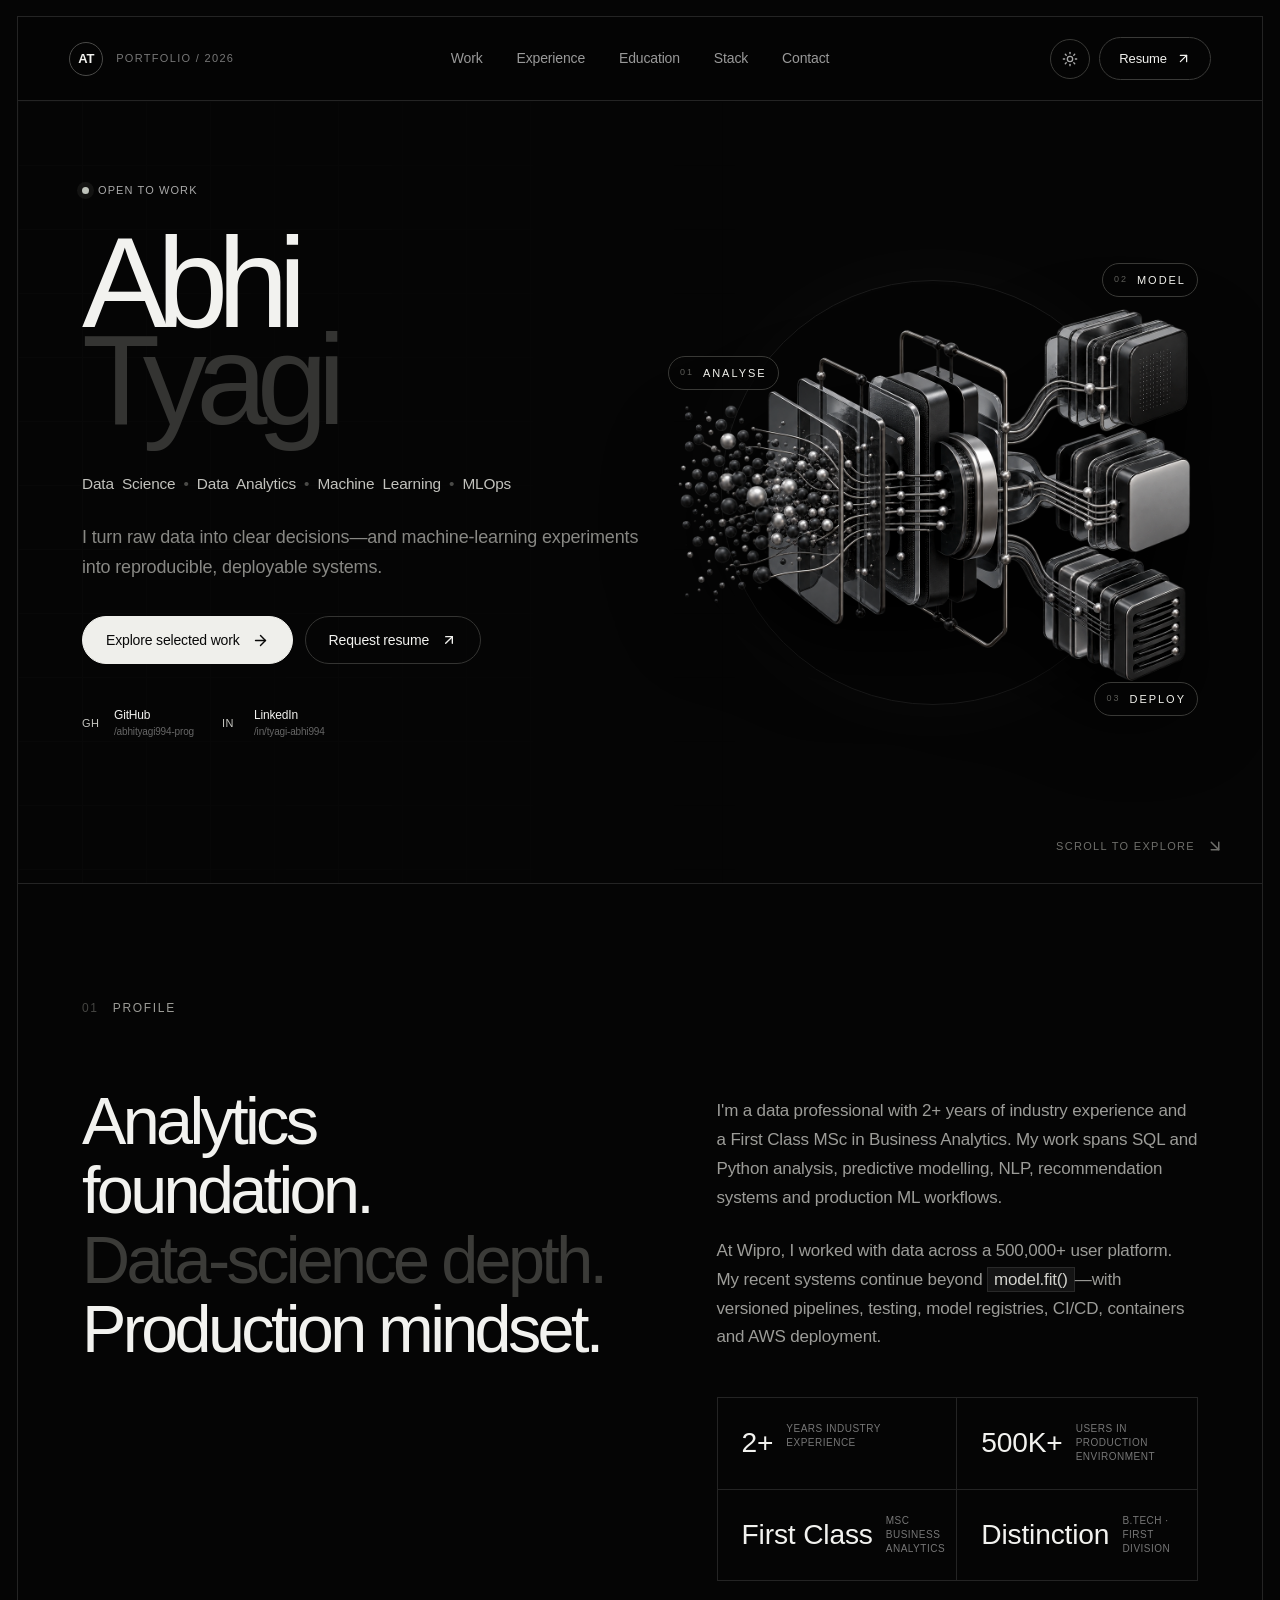
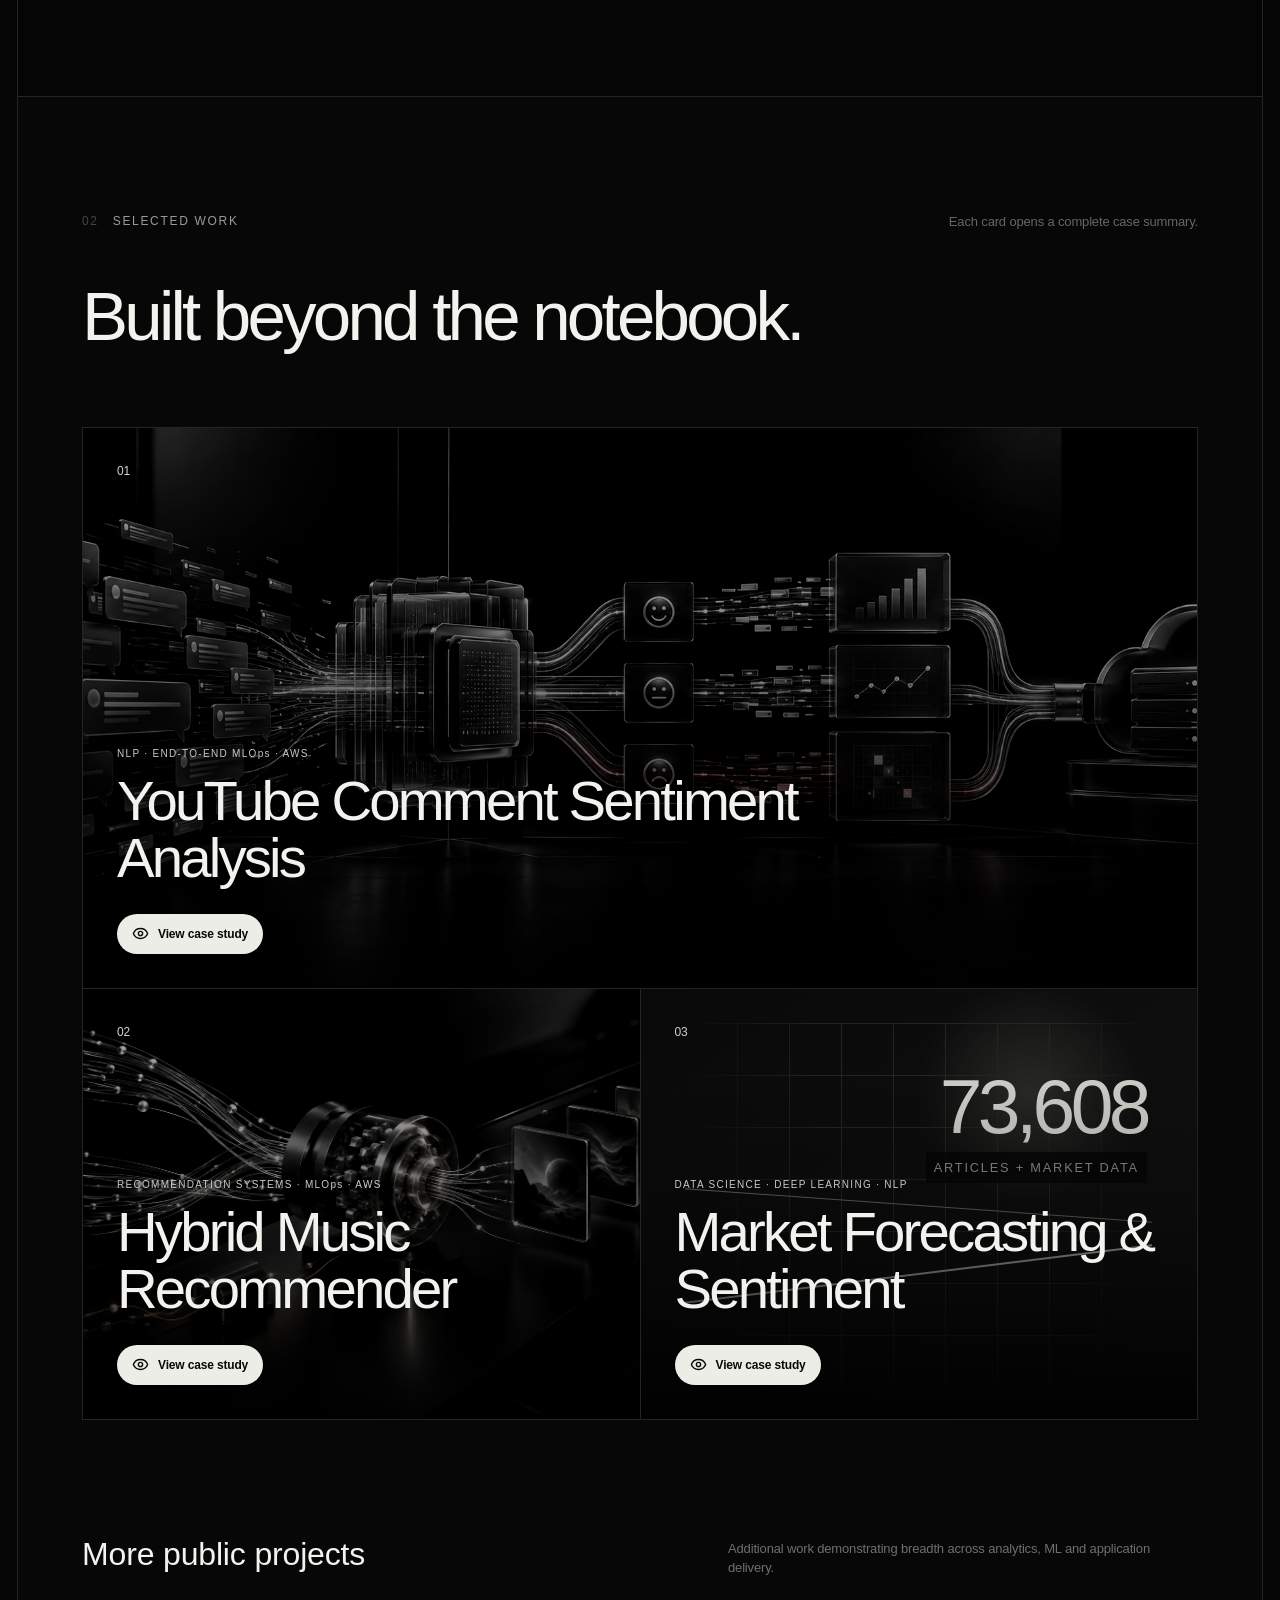
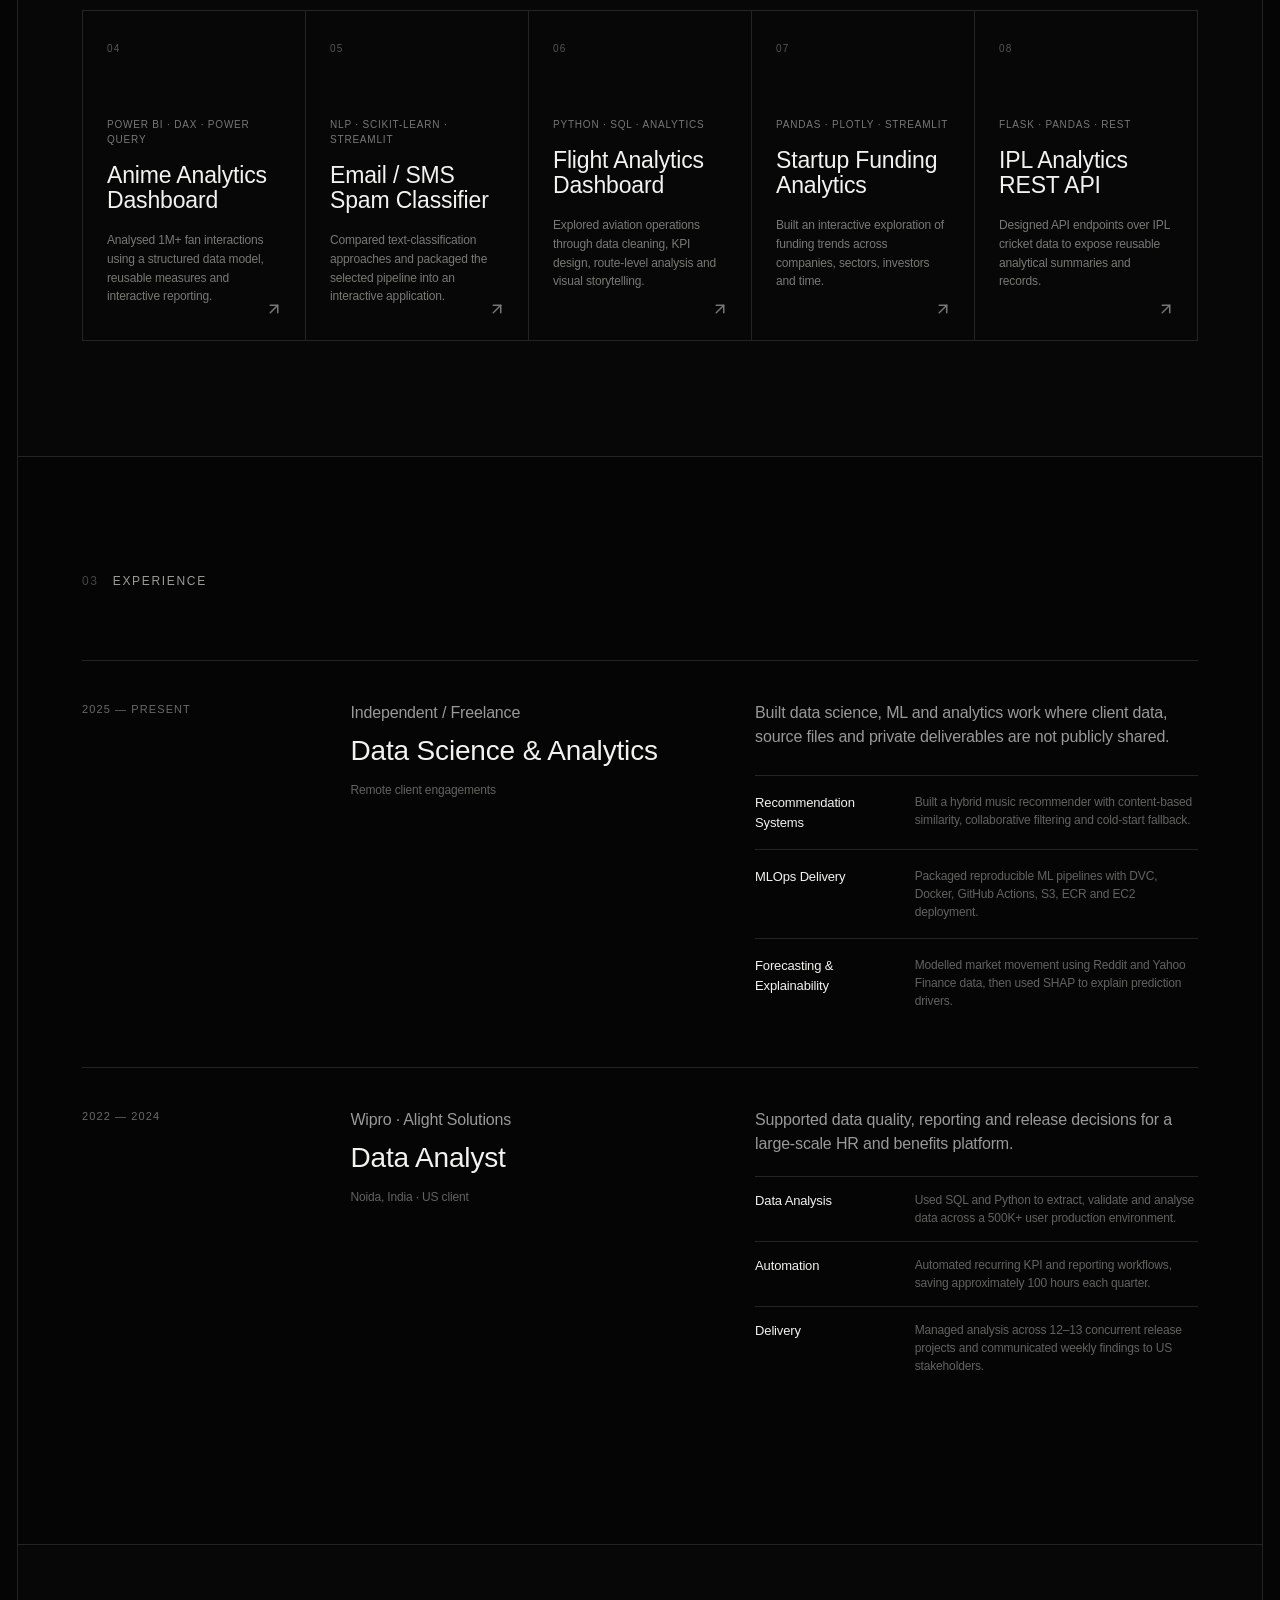
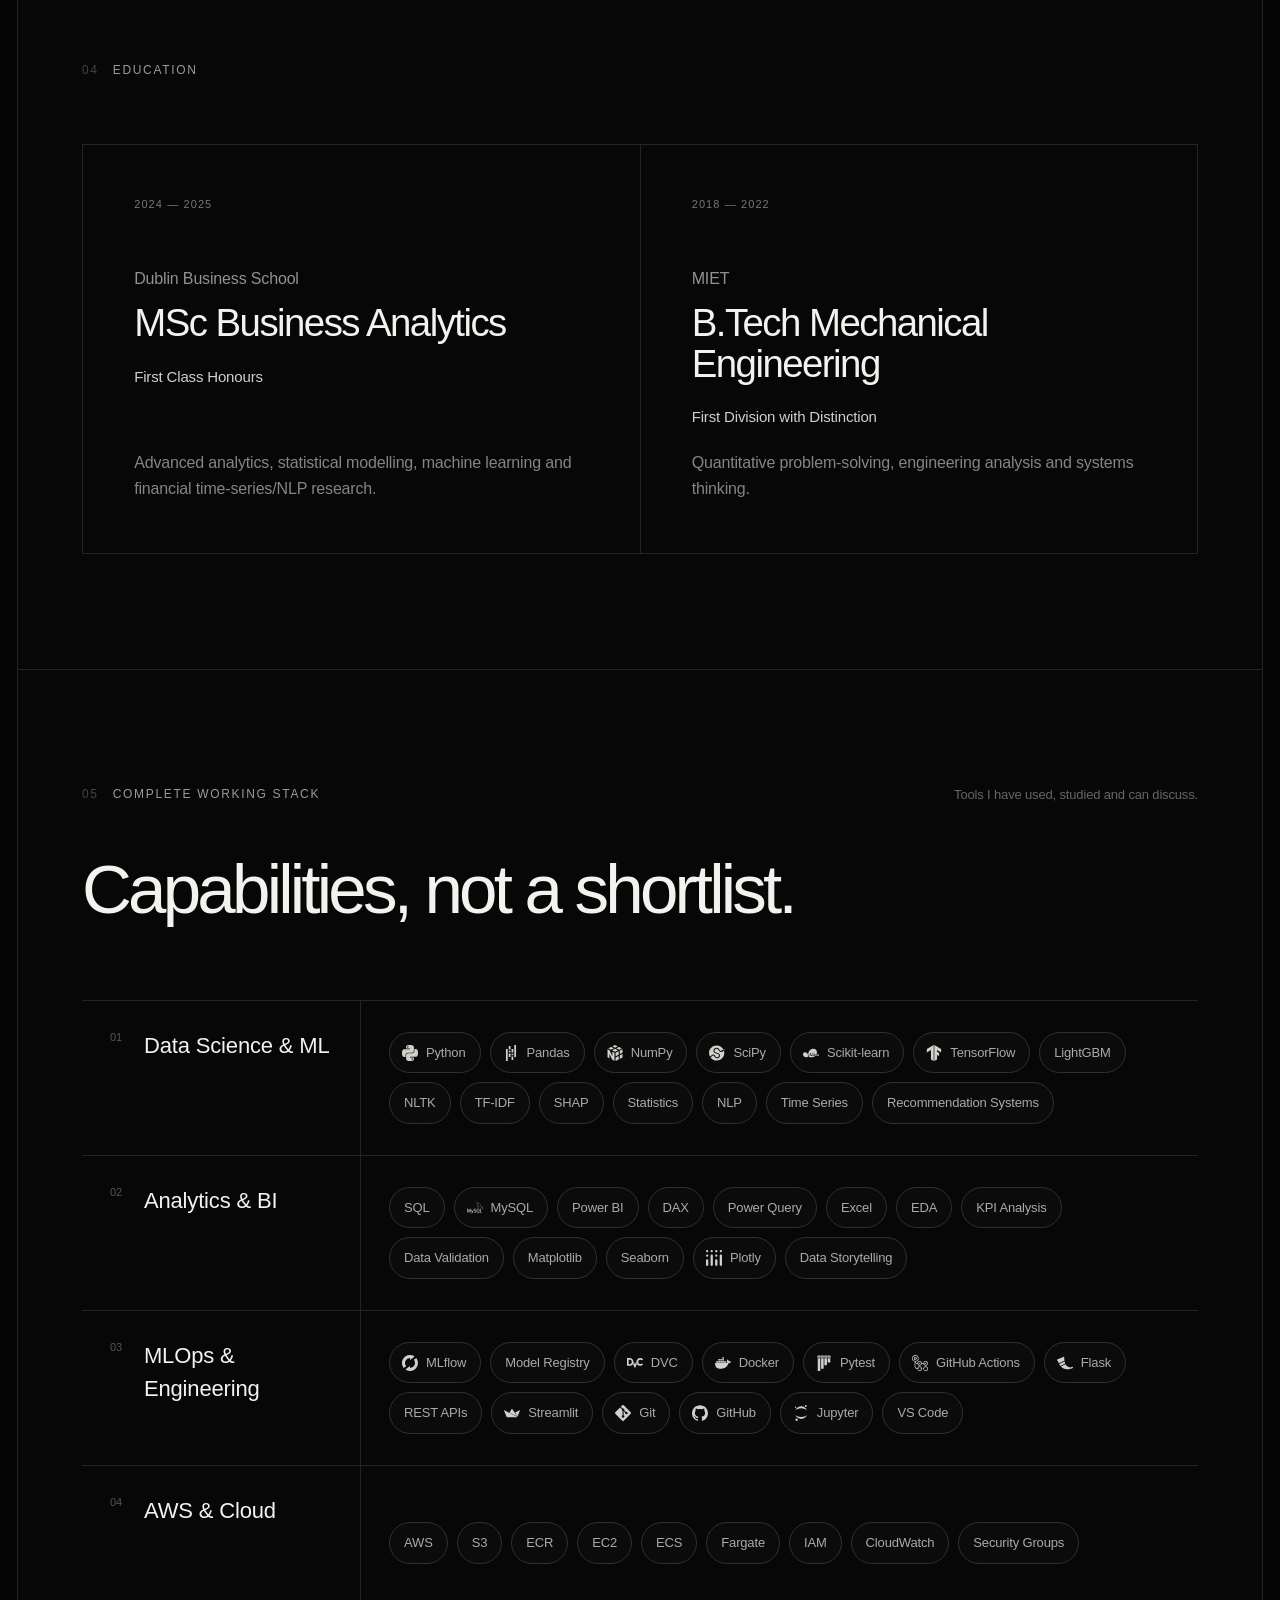
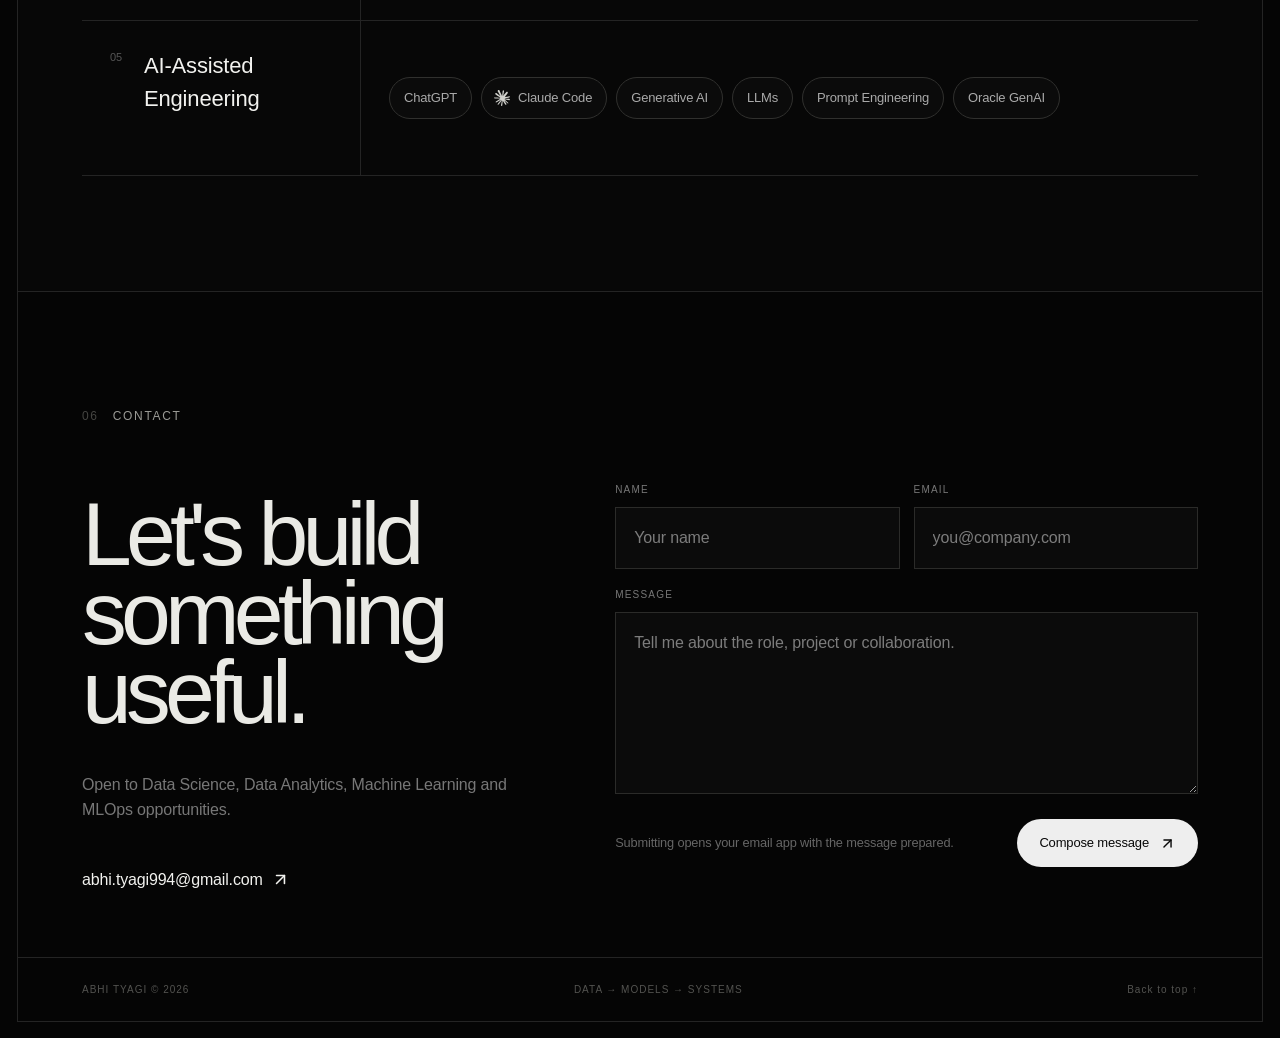
<file: index.html>
<!DOCTYPE html><html lang="en"><head><meta charSet="utf-8"/><meta name="viewport" content="width=device-width, initial-scale=1"/><link rel="preload" href="/pipeline-sculpture.png" as="image"/><link rel="stylesheet" href="/_next/static/css/index.DRB6Ibq3.css" data-rsc-css-href="/_next/static/css/index.DRB6Ibq3.css" data-precedence="vite-rsc/importer-resources"/><link rel="modulepreload" fetchPriority="low" href="/_next/static/chunks/index-nJ4eHzBK.js"/><script src="/_next/static/chunks/rolldown-runtime-C60lm6uB.js" type="module" async=""></script><script src="/_next/static/chunks/framework-D_rUT4EX.js" type="module" async=""></script><link rel="modulepreload" href="/_next/static/chunks/layout-segment-context-D5npt4g4.js" crossorigin=""/><link rel="modulepreload" href="/_next/static/chunks/theme-toggle-TX71KSXI.js" crossorigin=""/><link rel="modulepreload" href="/_next/static/chunks/createLucideIcon-BrNKFXBt.js" crossorigin=""/><link rel="modulepreload" href="/_next/static/chunks/Icon-D0zGVybZ.js" crossorigin=""/><link rel="modulepreload" href="/_next/static/chunks/project-showcase-CC5E6kQ8.js" crossorigin=""/><link rel="modulepreload" href="/_next/static/chunks/arrow-up-right-CvDGuvWp.js" crossorigin=""/><link rel="modulepreload" href="/_next/static/chunks/contact-form-Lp4oypFE.js" crossorigin=""/><title>Abhi Tyagi | Data Science, Analytics, ML &amp; MLOps</title><meta name="description" content="Portfolio of Abhi Tyagi — data science, analytics, machine learning and MLOps work spanning insight, modelling and cloud deployment."/><link rel="shortcut icon" href="/favicon.svg"/><link rel="icon" href="/favicon.svg"/><script>Object.assign(((self[Symbol.for("vinext.navigationRuntime")]??={bootstrap:{routeManifest:null},functions:{}}).bootstrap.rsc??={rsc:[]}),{params:{},nav:{"pathname":"/","searchParams":[]}})</script><link rel="modulepreload" href="/_next/static/chunks/index-nJ4eHzBK.js" />
</head><body><main><div class="site-shell"><header class="nav-wrap"><a class="monogram" href="#top"><span>AT</span><em>Portfolio / 2026</em></a><nav><a href="#work">Work</a><a href="#experience">Experience</a><a href="#education">Education</a><a href="#stack">Stack</a><a href="#contact">Contact</a></nav><div class="nav-actions"><button class="theme-toggle" aria-label="Switch to light theme" title="Switch to light theme"><svg xmlns="http://www.w3.org/2000/svg" width="16" height="16" viewBox="0 0 24 24" fill="none" stroke="currentColor" stroke-width="2" stroke-linecap="round" stroke-linejoin="round" class="lucide lucide-sun" aria-hidden="true"><circle cx="12" cy="12" r="4"></circle><path d="M12 2v2"></path><path d="M12 20v2"></path><path d="m4.93 4.93 1.41 1.41"></path><path d="m17.66 17.66 1.41 1.41"></path><path d="M2 12h2"></path><path d="M20 12h2"></path><path d="m6.34 17.66-1.41 1.41"></path><path d="m19.07 4.93-1.41 1.41"></path></svg><span>Light</span></button><a class="nav-resume" href="/Data_Science.pdf" target="_blank">Resume <svg xmlns="http://www.w3.org/2000/svg" width="15" height="15" viewBox="0 0 24 24" fill="none" stroke="currentColor" stroke-width="2" stroke-linecap="round" stroke-linejoin="round" class="lucide lucide-arrow-up-right" aria-hidden="true"><path d="M7 7h10v10"></path><path d="M7 17 17 7"></path></svg></a></div></header><section class="hero" id="top"><div class="hero-copy"><div class="availability"><span></span> Open to work</div><h1><span>Abhi</span><span class="muted-name">Tyagi</span></h1><p class="discipline">Data Science <i>•</i> Data Analytics <i>•</i> Machine Learning <i>•</i> MLOps</p><p class="hero-summary">I turn raw data into clear decisions—and machine-learning experiments into reproducible, deployable systems.</p><div class="hero-actions"><a class="button button-primary" href="#work">Explore selected work <svg xmlns="http://www.w3.org/2000/svg" width="17" height="17" viewBox="0 0 24 24" fill="none" stroke="currentColor" stroke-width="2" stroke-linecap="round" stroke-linejoin="round" class="lucide lucide-arrow-right" aria-hidden="true"><path d="M5 12h14"></path><path d="m12 5 7 7-7 7"></path></svg></a><a class="button" href="/Data_Science.pdf" target="_blank">Request resume <svg xmlns="http://www.w3.org/2000/svg" width="16" height="16" viewBox="0 0 24 24" fill="none" stroke="currentColor" stroke-width="2" stroke-linecap="round" stroke-linejoin="round" class="lucide lucide-arrow-up-right" aria-hidden="true"><path d="M7 7h10v10"></path><path d="M7 17 17 7"></path></svg></a></div><div class="social-row"><a href="https://github.com/abhityagi994-prog" target="_blank"><b>GH</b><span>GitHub</span><small>/abhityagi994-prog</small></a><a href="https://www.linkedin.com/in/tyagi-abhi994/" target="_blank"><b>IN</b><span>LinkedIn</span><small>/in/tyagi-abhi994</small></a></div></div><div class="hero-art"><div class="art-label analyse"><b>01</b><span>ANALYSE</span></div><div class="art-label model"><b>02</b><span>MODEL</span></div><div class="art-label deploy"><b>03</b><span>DEPLOY</span></div><img src="/pipeline-sculpture.png" alt="Abstract sculpture showing data flowing through an ML pipeline"/></div><a class="scroll-cue" href="#about">Scroll to explore <svg xmlns="http://www.w3.org/2000/svg" width="18" height="18" viewBox="0 0 24 24" fill="none" stroke="currentColor" stroke-width="2" stroke-linecap="round" stroke-linejoin="round" class="lucide lucide-arrow-down-right" aria-hidden="true"><path d="m7 7 10 10"></path><path d="M17 7v10H7"></path></svg></a></section><section class="statement section" id="about"><div class="section-label"><span>01</span> Profile</div><div class="statement-body"><p class="lead">Analytics foundation.<br/><span>Data-science depth.</span><br/>Production mindset.</p><div class="about-copy"><p>I&#x27;m a data professional with 2+ years of industry experience and a First Class MSc in Business Analytics. My work spans SQL and Python analysis, predictive modelling, NLP, recommendation systems and production ML workflows.</p><p>At Wipro, I worked with data across a 500,000+ user platform. My recent systems continue beyond <code>model.fit()</code>—with versioned pipelines, testing, model registries, CI/CD, containers and AWS deployment.</p><div class="facts"><div><strong>2+</strong><span>years industry<br/>experience</span></div><div><strong>500K+</strong><span>users in production<br/>environment</span></div><div><strong>First Class</strong><span>MSc Business<br/>Analytics</span></div><div><strong>Distinction</strong><span>B.Tech · First<br/>Division</span></div></div></div></div></section><section class="work section" id="work"><div class="section-heading"><div><div class="section-label"><span>02</span> Selected work</div><h2>Built beyond the notebook.</h2></div><p>Each card opens a complete case summary.</p></div><div class="featured-grid"><button class="feature-card card-1" aria-label="View case study: YouTube Comment Sentiment Analysis" type="button" aria-haspopup="dialog" aria-expanded="false" data-state="closed" data-slot="dialog-trigger"><div class="feature-visual"><img src="/youtube-mlops.png" alt=""/><div class="card-overlay"><span class="card-number">01</span><p>NLP · END-TO-END MLOps · AWS</p><h3>YouTube Comment Sentiment Analysis</h3><div class="card-open"><svg xmlns="http://www.w3.org/2000/svg" width="17" height="17" viewBox="0 0 24 24" fill="none" stroke="currentColor" stroke-width="2" stroke-linecap="round" stroke-linejoin="round" class="lucide lucide-eye" aria-hidden="true"><path d="M2.062 12.348a1 1 0 0 1 0-.696 10.75 10.75 0 0 1 19.876 0 1 1 0 0 1 0 .696 10.75 10.75 0 0 1-19.876 0"></path><circle cx="12" cy="12" r="3"></circle></svg> View case study</div></div></div></button><button class="feature-card card-2" aria-label="View case study: Hybrid Music Recommender" type="button" aria-haspopup="dialog" aria-expanded="false" data-state="closed" data-slot="dialog-trigger"><div class="feature-visual"><img src="/music-recommender.png" alt=""/><div class="card-overlay"><span class="card-number">02</span><p>RECOMMENDATION SYSTEMS · MLOps · AWS</p><h3>Hybrid Music Recommender</h3><div class="card-open"><svg xmlns="http://www.w3.org/2000/svg" width="17" height="17" viewBox="0 0 24 24" fill="none" stroke="currentColor" stroke-width="2" stroke-linecap="round" stroke-linejoin="round" class="lucide lucide-eye" aria-hidden="true"><path d="M2.062 12.348a1 1 0 0 1 0-.696 10.75 10.75 0 0 1 19.876 0 1 1 0 0 1 0 .696 10.75 10.75 0 0 1-19.876 0"></path><circle cx="12" cy="12" r="3"></circle></svg> View case study</div></div></div></button><button class="feature-card card-3" aria-label="View case study: Market Forecasting &amp; Sentiment" type="button" aria-haspopup="dialog" aria-expanded="false" data-state="closed" data-slot="dialog-trigger"><div class="feature-visual"><div class="forecast-art" aria-hidden="true"><div class="forecast-line"></div><span>73,608</span><small>ARTICLES + MARKET DATA</small></div><div class="card-overlay"><span class="card-number">03</span><p>DATA SCIENCE · DEEP LEARNING · NLP</p><h3>Market Forecasting &amp; Sentiment</h3><div class="card-open"><svg xmlns="http://www.w3.org/2000/svg" width="17" height="17" viewBox="0 0 24 24" fill="none" stroke="currentColor" stroke-width="2" stroke-linecap="round" stroke-linejoin="round" class="lucide lucide-eye" aria-hidden="true"><path d="M2.062 12.348a1 1 0 0 1 0-.696 10.75 10.75 0 0 1 19.876 0 1 1 0 0 1 0 .696 10.75 10.75 0 0 1-19.876 0"></path><circle cx="12" cy="12" r="3"></circle></svg> View case study</div></div></div></button></div><div class="project-heading"><h3>More public projects</h3><p>Additional work demonstrating breadth across analytics, ML and application delivery.</p></div><div class="small-projects"><a href="https://github.com/abhityagi994-prog?tab=repositories" target="_blank"><span>0<!-- -->4</span><p>Power BI · DAX · Power Query</p><h4>Anime Analytics Dashboard</h4><small>Analysed 1M+ fan interactions using a structured data model, reusable measures and interactive reporting.</small><svg xmlns="http://www.w3.org/2000/svg" width="18" height="18" viewBox="0 0 24 24" fill="none" stroke="currentColor" stroke-width="2" stroke-linecap="round" stroke-linejoin="round" class="lucide lucide-arrow-up-right" aria-hidden="true"><path d="M7 7h10v10"></path><path d="M7 17 17 7"></path></svg></a><a href="https://github.com/abhityagi994-prog?tab=repositories" target="_blank"><span>0<!-- -->5</span><p>NLP · Scikit-learn · Streamlit</p><h4>Email / SMS Spam Classifier</h4><small>Compared text-classification approaches and packaged the selected pipeline into an interactive application.</small><svg xmlns="http://www.w3.org/2000/svg" width="18" height="18" viewBox="0 0 24 24" fill="none" stroke="currentColor" stroke-width="2" stroke-linecap="round" stroke-linejoin="round" class="lucide lucide-arrow-up-right" aria-hidden="true"><path d="M7 7h10v10"></path><path d="M7 17 17 7"></path></svg></a><a href="https://github.com/abhityagi994-prog?tab=repositories" target="_blank"><span>0<!-- -->6</span><p>Python · SQL · Analytics</p><h4>Flight Analytics Dashboard</h4><small>Explored aviation operations through data cleaning, KPI design, route-level analysis and visual storytelling.</small><svg xmlns="http://www.w3.org/2000/svg" width="18" height="18" viewBox="0 0 24 24" fill="none" stroke="currentColor" stroke-width="2" stroke-linecap="round" stroke-linejoin="round" class="lucide lucide-arrow-up-right" aria-hidden="true"><path d="M7 7h10v10"></path><path d="M7 17 17 7"></path></svg></a><a href="https://github.com/abhityagi994-prog?tab=repositories" target="_blank"><span>0<!-- -->7</span><p>Pandas · Plotly · Streamlit</p><h4>Startup Funding Analytics</h4><small>Built an interactive exploration of funding trends across companies, sectors, investors and time.</small><svg xmlns="http://www.w3.org/2000/svg" width="18" height="18" viewBox="0 0 24 24" fill="none" stroke="currentColor" stroke-width="2" stroke-linecap="round" stroke-linejoin="round" class="lucide lucide-arrow-up-right" aria-hidden="true"><path d="M7 7h10v10"></path><path d="M7 17 17 7"></path></svg></a><a href="https://github.com/abhityagi994-prog?tab=repositories" target="_blank"><span>0<!-- -->8</span><p>Flask · Pandas · REST</p><h4>IPL Analytics REST API</h4><small>Designed API endpoints over IPL cricket data to expose reusable analytical summaries and records.</small><svg xmlns="http://www.w3.org/2000/svg" width="18" height="18" viewBox="0 0 24 24" fill="none" stroke="currentColor" stroke-width="2" stroke-linecap="round" stroke-linejoin="round" class="lucide lucide-arrow-up-right" aria-hidden="true"><path d="M7 7h10v10"></path><path d="M7 17 17 7"></path></svg></a></div></section><section class="experience section" id="experience"><div class="section-label"><span>03</span> Experience</div><div class="timeline"><article class="freelance-role"><time>2025 — PRESENT</time><div><p>Independent / Freelance</p><h3>Data Science &amp; Analytics</h3><span>Remote client engagements</span></div><div class="role-copy"><p>Built data science, ML and analytics work where client data, source files and private deliverables are not publicly shared.</p><ul><li><strong>Recommendation systems</strong><span>Built a hybrid music recommender with content-based similarity, collaborative filtering and cold-start fallback.</span></li><li><strong>MLOps delivery</strong><span>Packaged reproducible ML pipelines with DVC, Docker, GitHub Actions, S3, ECR and EC2 deployment.</span></li><li><strong>Forecasting &amp; explainability</strong><span>Modelled market movement using Reddit and Yahoo Finance data, then used SHAP to explain prediction drivers.</span></li></ul></div></article><article class="wipro-role"><time>2022 — 2024</time><div><p>Wipro · Alight Solutions</p><h3>Data Analyst</h3><span>Noida, India · US client</span></div><div class="role-copy"><p>Supported data quality, reporting and release decisions for a large-scale HR and benefits platform.</p><ul><li><strong>Data analysis</strong><span>Used SQL and Python to extract, validate and analyse data across a 500K+ user production environment.</span></li><li><strong>Automation</strong><span>Automated recurring KPI and reporting workflows, saving approximately 100 hours each quarter.</span></li><li><strong>Delivery</strong><span>Managed analysis across 12–13 concurrent release projects and communicated weekly findings to US stakeholders.</span></li></ul></div></article></div></section><section class="education section" id="education"><div class="section-label"><span>04</span> Education</div><div class="education-grid"><article><time>2024 — 2025</time><p>Dublin Business School</p><h3>MSc Business Analytics</h3><strong>First Class Honours</strong><span>Advanced analytics, statistical modelling, machine learning and financial time-series/NLP research.</span></article><article><time>2018 — 2022</time><p>MIET</p><h3>B.Tech Mechanical Engineering</h3><strong>First Division with Distinction</strong><span>Quantitative problem-solving, engineering analysis and systems thinking.</span></article></div></section><section class="stack-section section" id="stack"><div class="section-heading"><div><div class="section-label"><span>05</span> Complete working stack</div><h2>Capabilities, not a shortlist.</h2></div><p>Tools I have used, studied and can discuss.</p></div><div class="stack-groups"><article><div><span>0<!-- -->1</span><h3>Data Science &amp; ML</h3></div><ul><li class="tech-pill has-logo"><svg stroke="currentColor" fill="currentColor" stroke-width="0" role="img" viewBox="0 0 24 24" aria-hidden="true" height="1em" width="1em" xmlns="http://www.w3.org/2000/svg"><path d="M14.25.18l.9.2.73.26.59.3.45.32.34.34.25.34.16.33.1.3.04.26.02.2-.01.13V8.5l-.05.63-.13.55-.21.46-.26.38-.3.31-.33.25-.35.19-.35.14-.33.1-.3.07-.26.04-.21.02H8.77l-.69.05-.59.14-.5.22-.41.27-.33.32-.27.35-.2.36-.15.37-.1.35-.07.32-.04.27-.02.21v3.06H3.17l-.21-.03-.28-.07-.32-.12-.35-.18-.36-.26-.36-.36-.35-.46-.32-.59-.28-.73-.21-.88-.14-1.05-.05-1.23.06-1.22.16-1.04.24-.87.32-.71.36-.57.4-.44.42-.33.42-.24.4-.16.36-.1.32-.05.24-.01h.16l.06.01h8.16v-.83H6.18l-.01-2.75-.02-.37.05-.34.11-.31.17-.28.25-.26.31-.23.38-.2.44-.18.51-.15.58-.12.64-.1.71-.06.77-.04.84-.02 1.27.05zm-6.3 1.98l-.23.33-.08.41.08.41.23.34.33.22.41.09.41-.09.33-.22.23-.34.08-.41-.08-.41-.23-.33-.33-.22-.41-.09-.41.09zm13.09 3.95l.28.06.32.12.35.18.36.27.36.35.35.47.32.59.28.73.21.88.14 1.04.05 1.23-.06 1.23-.16 1.04-.24.86-.32.71-.36.57-.4.45-.42.33-.42.24-.4.16-.36.09-.32.05-.24.02-.16-.01h-8.22v.82h5.84l.01 2.76.02.36-.05.34-.11.31-.17.29-.25.25-.31.24-.38.2-.44.17-.51.15-.58.13-.64.09-.71.07-.77.04-.84.01-1.27-.04-1.07-.14-.9-.2-.73-.25-.59-.3-.45-.33-.34-.34-.25-.34-.16-.33-.1-.3-.04-.25-.02-.2.01-.13v-5.34l.05-.64.13-.54.21-.46.26-.38.3-.32.33-.24.35-.2.35-.14.33-.1.3-.06.26-.04.21-.02.13-.01h5.84l.69-.05.59-.14.5-.21.41-.28.33-.32.27-.35.2-.36.15-.36.1-.35.07-.32.04-.28.02-.21V6.07h2.09l.14.01zm-6.47 14.25l-.23.33-.08.41.08.41.23.33.33.23.41.08.41-.08.33-.23.23-.33.08-.41-.08-.41-.23-.33-.33-.23-.41-.08-.41.08z"></path></svg><span>Python</span></li><li class="tech-pill has-logo"><svg stroke="currentColor" fill="currentColor" stroke-width="0" role="img" viewBox="0 0 24 24" aria-hidden="true" height="1em" width="1em" xmlns="http://www.w3.org/2000/svg"><path d="M16.922 0h2.623v18.104h-2.623zm-4.126 12.94h2.623v2.57h-2.623zm0-7.037h2.623v5.446h-2.623zm0 11.197h2.623v5.446h-2.623zM4.456 5.896h2.622V24H4.455zm4.213 2.559h2.623v2.57H8.67zm0 4.151h2.623v5.447H8.67zm0-11.187h2.623v5.446H8.67Z"></path></svg><span>Pandas</span></li><li class="tech-pill has-logo"><svg stroke="currentColor" fill="currentColor" stroke-width="0" role="img" viewBox="0 0 24 24" aria-hidden="true" height="1em" width="1em" xmlns="http://www.w3.org/2000/svg"><path d="M10.315 4.876L6.3048 2.8517l-4.401 2.1965 4.1186 2.0683zm1.8381.9277l4.2045 2.1223-4.3622 2.1906-4.125-2.0718zm5.6153-2.9213l4.3193 2.1658-3.863 1.9402-4.2131-2.1252zm-1.859-.9329L12.021 0 8.1742 1.9193l4.0068 2.0208zm-3.0401 16.7443V24l4.7107-2.3507-.0053-5.3085zm4.7037-4.2057l-.0052-5.2528-4.6985 2.3356v5.2546zm5.6553-.9845v5.327l-4.0178 2.0052-.0029-5.3028zm0-1.8626V6.4214l-4.0253 2.001.0034 5.2633zM11.2062 11.571L8.0333 9.9756v6.895s-3.8804-8.2564-4.2399-8.998c-.0463-.0957-.2371-.2007-.2858-.2262C2.8118 7.2812.773 6.2485.773 6.2485V18.43l2.8204 1.5076v-6.3674s3.8392 7.3775 3.878 7.458c.0389.0807.4245.8582.8362 1.1314.5485.363 2.8992 1.7766 2.8992 1.7766z"></path></svg><span>NumPy</span></li><li class="tech-pill has-logo"><svg stroke="currentColor" fill="currentColor" stroke-width="0" role="img" viewBox="0 0 24 24" aria-hidden="true" height="1em" width="1em" xmlns="http://www.w3.org/2000/svg"><path d="M15.697 13.496c-.784-1.072-1.982-1.519-3.694-1.88l-1.592-.375-1.201-.515c-.631-.446-1.17-1.634-1.017-2.681a3 3 0 0 1 3.386-2.526 2.962 2.962 0 0 1 1.962 1.155L15.35 9.05c1.033 1.33 2.195 1.727 3.459 1.098l.637-.27a.22.22 0 0 1 .278.087l.127.19a.311.311 0 0 0 .156.131.326.326 0 0 0 .33-.058l1.467-1.384c.257-.22.182-.422.182-.422l-.354-.806s-.097-.193-.431-.149l-1.968.181a.327.327 0 0 0-.27.411l.071.227c.014.047.014.1-.005.148a.219.219 0 0 1-.124.125l-.556.235c-.582.341-1.244.123-1.686-.417l-.505-.67-1.438-1.91a4.421 4.421 0 0 0-2.929-1.72C9.355 3.733 7.095 5.42 6.741 7.84c-.179 1.22.187 2.375.855 3.302.485.674 1.373 1.06 1.854 1.18l1.262.36 1.208.277c.166.04.634.155.91.255.256.092.845.31 1.324.701.572.582.875 1.413.746 2.284a2.744 2.744 0 0 1-4.897 1.255l-1.726-2.292a2.294 2.294 0 0 0-1.514-.89 2.31 2.31 0 0 0-1.708.439l-3.632 2.71A11.002 11.002 0 0 1 0 12C0 5.798 5.133.768 11.465.768c4.715 0 8.761 2.788 10.523 6.77l.581-.27.393-1.072.411.144-.353.96.98.337-.148.402-1.095-.382-.603.277c.5 1.262.778 2.632.778 4.066 0 6.203-5.135 11.232-11.467 11.232a11.526 11.526 0 0 1-9.26-4.61l3.721-2.788a.855.855 0 0 1 1.163.19l1.826 2.455a4.186 4.186 0 0 0 2.673 1.502c2.302.322 4.439-1.273 4.773-3.563a4.14 4.14 0 0 0-.664-2.922"></path></svg><span>SciPy</span></li><li class="tech-pill has-logo"><svg stroke="currentColor" fill="currentColor" stroke-width="0" role="img" viewBox="0 0 24 24" aria-hidden="true" height="1em" width="1em" xmlns="http://www.w3.org/2000/svg"><path d="M15.601 5.53c-1.91.035-3.981.91-5.63 2.56-2.93 2.93-2.083 8.53-1.088 9.525.805.804 6.595 1.843 9.526-1.088a9.74 9.74 0 0 0 .584-.643c.043-.292.205-.66.489-1.106a1.848 1.848 0 0 1-.537.176c-.144.265-.37.55-.676.855-.354.335-.607.554-.76.656a.795.795 0 0 1-.437.152c-.35 0-.514-.308-.494-.924-.22.316-.425.549-.612.7a.914.914 0 0 1-.578.224c-.194 0-.36-.09-.496-.273a1.03 1.03 0 0 1-.193-.507 4.016 4.016 0 0 1-.726.583c-.224.132-.47.197-.74.197-.3 0-.543-.096-.727-.288a.978.978 0 0 1-.257-.524v.004c-.3.276-.564.48-.79.611a1.295 1.295 0 0 1-.649.197.693.693 0 0 1-.571-.275c-.145-.183-.218-.43-.218-.739 0-.464.101-1.02.302-1.67.201-.65.445-1.25.733-1.797l.842-.312a.21.21 0 0 1 .06-.013c.063 0 .116.047.157.14.04.095.061.221.061.38 0 .451-.104.888-.312 1.31-.207.422-.532.873-.974 1.352-.018.23-.027.388-.027.474 0 .193.036.345.106.458.071.113.165.169.282.169a.71.71 0 0 0 .382-.13c.132-.084.333-.26.602-.523.028-.418.187-.798.482-1.142.324-.38.685-.569 1.08-.569.206 0 .37.054.494.16a.524.524 0 0 1 .186.417c0 .458-.486.829-1.459 1.114.088.43.32.646.693.646a.807.807 0 0 0 .417-.117c.129-.076.321-.243.575-.497.032-.252.118-.495.259-.728.182-.3.416-.544.701-.73.285-.185.537-.278.756-.278.276 0 .47.127.58.381l.677-.374h.186l-.292.971c-.15.488-.226.823-.226 1.004 0 .19.067.285.202.285.086 0 .181-.045.285-.137.104-.092.25-.232.437-.42v.001c.143-.155.274-.32.392-.494-.19-.084-.285-.21-.285-.375 0-.17.058-.352.174-.545.116-.194.275-.29.479-.29.172 0 .258.088.258.265 0 .139-.05.338-.149.596.367-.04.687-.32.961-.842l.228-.01c1.059-2.438.828-5.075-.83-6.732-1.019-1.02-2.408-1.5-3.895-1.471zm4.725 8.203a8.938 8.938 0 0 1-1.333 2.151 1.09 1.09 0 0 0-.012.147c0 .168.047.309.14.423.092.113.206.17.34.17.296 0 .714-.264 1.254-.787-.001.04-.003.08-.003.121 0 .146.012.368.036.666l.733-.172c0-.2.003-.357.01-.474.01-.157.033-.33.066-.517.02-.11.07-.216.152-.315l.186-.216a5.276 5.276 0 0 1 .378-.397c.062-.055.116-.099.162-.13a.26.26 0 0 1 .123-.046c.055 0 .083.035.083.106 0 .07-.052.236-.156.497-.194.486-.292.848-.292 1.084 0 .175.046.314.136.418a.45.45 0 0 0 .358.155c.365 0 .803-.269 1.313-.808v-.381c-.361.426-.623.64-.784.64-.109 0-.163-.067-.163-.2 0-.1.065-.316.195-.65.19-.486.285-.836.285-1.048a.464.464 0 0 0-.112-.319.36.36 0 0 0-.282-.127c-.165 0-.354.077-.567.233-.213.156-.5.436-.863.84.053-.262.165-.622.335-1.08l-.809.156a6.54 6.54 0 0 0-.399 1.074c-.04.156-.07.316-.092.48a7.447 7.447 0 0 1-.49.45.38.38 0 0 1-.229.08.208.208 0 0 1-.174-.082.352.352 0 0 1-.064-.222c0-.1.019-.214.056-.343.038-.13.12-.373.249-.731l.308-.849zm-17.21-2.927c-.863-.016-1.67.263-2.261.854-1.352 1.352-1.07 3.827.631 5.527 1.7 1.701 4.95 1.21 5.527.632.467-.466 1.07-3.827-.631-5.527-.957-.957-2.158-1.465-3.267-1.486zm12.285.358h.166v.21H15.4zm.427 0h.166v.865l.46-.455h.195l-.364.362.428.684h-.198l-.357-.575-.164.166v.41h-.166zm1.016 0h.166v.21h-.166zm.481.122h.166v.288h.172v.135h-.172v.717c0 .037.006.062.02.075.012.013.037.02.074.02a.23.23 0 0 0 .078-.01v.141a.802.802 0 0 1-.136.014.23.23 0 0 1-.15-.043.15.15 0 0 1-.052-.123v-.79h-.141v-.136h.141zm-3.562.258c.081 0 .15.012.207.038.057.024.1.061.13.11s.045.106.045.173h-.176c-.006-.111-.075-.167-.208-.167a.285.285 0 0 0-.164.041.134.134 0 0 0-.06.117c0 .035.015.065.045.088.03.024.08.044.15.06l.16.039a.47.47 0 0 1 .224.105c.047.046.07.108.07.186a.3.3 0 0 1-.052.175.327.327 0 0 1-.152.116.585.585 0 0 1-.226.041c-.136 0-.24-.03-.309-.088-.069-.059-.105-.149-.109-.269h.176c.004.037.01.065.017.084a.166.166 0 0 0 .034.054c.044.043.112.065.204.065a.31.31 0 0 0 .177-.045.139.139 0 0 0 .067-.119.116.116 0 0 0-.038-.09.287.287 0 0 0-.124-.055l-.156-.038a1.248 1.248 0 0 1-.159-.05.359.359 0 0 1-.098-.061.22.22 0 0 1-.058-.083.32.32 0 0 1-.016-.108c0-.096.036-.174.109-.232a.45.45 0 0 1 .29-.087zm1.035 0a.46.46 0 0 1 .202.043.351.351 0 0 1 .187.212.577.577 0 0 1 .023.126h-.168a.256.256 0 0 0-.078-.168.242.242 0 0 0-.17-.06.248.248 0 0 0-.155.05.306.306 0 0 0-.1.144.662.662 0 0 0-.034.224.58.58 0 0 0 .035.214.299.299 0 0 0 .101.135.261.261 0 0 0 .157.048c.142 0 .227-.084.256-.252h.167a.519.519 0 0 1-.065.22.35.35 0 0 1-.146.138.464.464 0 0 1-.216.048.448.448 0 0 1-.246-.066.441.441 0 0 1-.161-.192.703.703 0 0 1-.057-.293c0-.085.01-.163.032-.233a.522.522 0 0 1 .095-.182.403.403 0 0 1 .15-.117.453.453 0 0 1 .191-.04zm.603.03h.166v1.046H15.4zm1.443 0h.166v1.046h-.166zm-5.05.618c-.08 0-.2.204-.356.611-.155.407-.308.977-.459 1.71.281-.312.509-.662.683-1.05.175-.387.262-.72.262-.999a.455.455 0 0 0-.036-.197c-.025-.05-.056-.075-.093-.075zm4.662 1.797c-.221 0-.431.188-.629.563-.197.376-.296.722-.296 1.038 0 .12.029.216.088.29a.273.273 0 0 0 .223.111c.221 0 .43-.188.625-.565.196-.377.294-.725.294-1.043a.457.457 0 0 0-.083-.29.269.269 0 0 0-.222-.104zm-2.848.007c-.146 0-.285.11-.417.333-.133.222-.2.51-.2.866.566-.159.849-.452.849-.881 0-.212-.077-.318-.232-.318Z"></path></svg><span>Scikit-learn</span></li><li class="tech-pill has-logo"><svg stroke="currentColor" fill="currentColor" stroke-width="0" role="img" viewBox="0 0 24 24" aria-hidden="true" height="1em" width="1em" xmlns="http://www.w3.org/2000/svg"><path d="M1.292 5.856L11.54 0v24l-4.095-2.378V7.603l-6.168 3.564.015-5.31zm21.43 5.311l-.014-5.31L12.46 0v24l4.095-2.378V14.87l3.092 1.788-.018-4.618-3.074-1.756V7.603l6.168 3.564z"></path></svg><span>TensorFlow</span></li><li class="tech-pill"><span>LightGBM</span></li><li class="tech-pill"><span>NLTK</span></li><li class="tech-pill"><span>TF-IDF</span></li><li class="tech-pill"><span>SHAP</span></li><li class="tech-pill"><span>Statistics</span></li><li class="tech-pill"><span>NLP</span></li><li class="tech-pill"><span>Time Series</span></li><li class="tech-pill"><span>Recommendation Systems</span></li></ul></article><article><div><span>0<!-- -->2</span><h3>Analytics &amp; BI</h3></div><ul><li class="tech-pill"><span>SQL</span></li><li class="tech-pill has-logo"><svg stroke="currentColor" fill="currentColor" stroke-width="0" role="img" viewBox="0 0 24 24" aria-hidden="true" height="1em" width="1em" xmlns="http://www.w3.org/2000/svg"><path d="M16.405 5.501c-.115 0-.193.014-.274.033v.013h.014c.054.104.146.18.214.273.054.107.1.214.154.32l.014-.015c.094-.066.14-.172.14-.333-.04-.047-.046-.094-.08-.14-.04-.067-.126-.1-.18-.153zM5.77 18.695h-.927a50.854 50.854 0 00-.27-4.41h-.008l-1.41 4.41H2.45l-1.4-4.41h-.01a72.892 72.892 0 00-.195 4.41H0c.055-1.966.192-3.81.41-5.53h1.15l1.335 4.064h.008l1.347-4.064h1.095c.242 2.015.384 3.86.428 5.53zm4.017-4.08c-.378 2.045-.876 3.533-1.492 4.46-.482.716-1.01 1.073-1.583 1.073-.153 0-.34-.046-.566-.138v-.494c.11.017.24.026.386.026.268 0 .483-.075.647-.222.197-.18.295-.382.295-.605 0-.155-.077-.47-.23-.944L6.23 14.615h.91l.727 2.36c.164.536.233.91.205 1.123.4-1.064.678-2.227.835-3.483zm12.325 4.08h-2.63v-5.53h.885v4.85h1.745zm-3.32.135l-1.016-.5c.09-.076.177-.158.255-.25.433-.506.648-1.258.648-2.253 0-1.83-.718-2.746-2.155-2.746-.704 0-1.254.232-1.65.697-.43.508-.646 1.256-.646 2.245 0 .972.19 1.686.574 2.14.35.41.877.615 1.583.615.264 0 .506-.033.725-.098l1.325.772.36-.622zM15.5 17.588c-.225-.36-.337-.94-.337-1.736 0-1.393.424-2.09 1.27-2.09.443 0 .77.167.977.5.224.362.336.936.336 1.723 0 1.404-.424 2.108-1.27 2.108-.445 0-.77-.167-.978-.5zm-1.658-.425c0 .47-.172.856-.516 1.156-.344.3-.803.45-1.384.45-.543 0-1.064-.172-1.573-.515l.237-.476c.438.22.833.328 1.19.328.332 0 .593-.073.783-.22a.754.754 0 00.3-.615c0-.33-.23-.61-.648-.845-.388-.213-1.163-.657-1.163-.657-.422-.307-.632-.636-.632-1.177 0-.45.157-.81.47-1.085.315-.278.72-.415 1.22-.415.512 0 .98.136 1.4.41l-.213.476a2.726 2.726 0 00-1.064-.23c-.283 0-.502.068-.654.206a.685.685 0 00-.248.524c0 .328.234.61.666.85.393.215 1.187.67 1.187.67.433.305.648.63.648 1.168zm9.382-5.852c-.535-.014-.95.04-1.297.188-.1.04-.26.04-.274.167.055.053.063.14.11.214.08.134.218.313.346.407.14.11.28.216.427.31.26.16.555.255.81.416.145.094.293.213.44.313.073.05.12.14.214.172v-.02c-.046-.06-.06-.147-.105-.214-.067-.067-.134-.127-.2-.193a3.223 3.223 0 00-.695-.675c-.214-.146-.682-.35-.77-.595l-.013-.014c.146-.013.32-.066.46-.106.227-.06.435-.047.67-.106.106-.027.213-.06.32-.094v-.06c-.12-.12-.21-.283-.334-.395a8.867 8.867 0 00-1.104-.823c-.21-.134-.476-.22-.697-.334-.08-.04-.214-.06-.26-.127-.12-.146-.19-.34-.275-.514a17.69 17.69 0 01-.547-1.163c-.12-.262-.193-.523-.34-.763-.69-1.137-1.437-1.826-2.586-2.5-.247-.14-.543-.2-.856-.274-.167-.008-.334-.02-.5-.027-.11-.047-.216-.174-.31-.235-.38-.24-1.364-.76-1.644-.072-.18.434.267.862.422 1.082.115.153.26.328.34.5.047.116.06.235.107.356.106.294.207.622.347.897.073.14.153.287.247.413.054.073.146.107.167.227-.094.136-.1.334-.154.5-.24.757-.146 1.693.194 2.25.107.166.362.534.703.393.3-.12.234-.5.32-.835.02-.08.007-.133.048-.187v.015c.094.188.188.367.274.555.206.328.566.668.867.895.16.12.287.328.487.402v-.02h-.015c-.043-.058-.1-.086-.154-.133a3.445 3.445 0 01-.35-.4 8.76 8.76 0 01-.747-1.218c-.11-.21-.202-.436-.29-.643-.04-.08-.04-.2-.107-.24-.1.146-.247.273-.32.453-.127.288-.14.642-.188 1.01-.027.007-.014 0-.027.014-.214-.052-.287-.274-.367-.46-.2-.475-.233-1.238-.06-1.785.047-.14.247-.582.167-.716-.042-.127-.174-.2-.247-.303a2.478 2.478 0 01-.24-.427c-.16-.374-.24-.788-.414-1.162-.08-.173-.22-.354-.334-.513-.127-.18-.267-.307-.368-.52-.033-.073-.08-.194-.027-.274.014-.054.042-.075.094-.09.088-.072.335.022.422.062.247.1.455.194.662.334.094.066.195.193.315.226h.14c.214.047.455.014.655.073.355.114.675.28.962.46a5.953 5.953 0 012.085 2.286c.08.154.115.295.188.455.14.33.313.663.455.982.14.315.275.636.476.897.1.14.502.213.682.286.133.06.34.115.46.188.23.14.454.3.67.454.11.076.443.243.463.378z"></path></svg><span>MySQL</span></li><li class="tech-pill"><span>Power BI</span></li><li class="tech-pill"><span>DAX</span></li><li class="tech-pill"><span>Power Query</span></li><li class="tech-pill"><span>Excel</span></li><li class="tech-pill"><span>EDA</span></li><li class="tech-pill"><span>KPI Analysis</span></li><li class="tech-pill"><span>Data Validation</span></li><li class="tech-pill"><span>Matplotlib</span></li><li class="tech-pill"><span>Seaborn</span></li><li class="tech-pill has-logo"><svg stroke="currentColor" fill="currentColor" stroke-width="0" role="img" viewBox="0 0 24 24" aria-hidden="true" height="1em" width="1em" xmlns="http://www.w3.org/2000/svg"><path d="M1.713.002A1.713 1.713 0 0 0 0 1.715a1.713 1.713 0 0 0 1.713 1.713 1.713 1.713 0 0 0 1.714-1.713A1.713 1.713 0 0 0 1.713.002Zm6.861 0a1.713 1.713 0 0 0-1.713 1.713 1.713 1.713 0 0 0 1.713 1.713 1.713 1.713 0 0 0 1.713-1.713A1.713 1.713 0 0 0 8.574.002Zm6.857 0a1.713 1.713 0 0 0-1.714 1.713 1.713 1.713 0 0 0 1.714 1.713 1.713 1.713 0 0 0 1.713-1.713A1.713 1.713 0 0 0 15.431.002zm6.856 0a1.713 1.713 0 0 0-1.713 1.713 1.713 1.713 0 0 0 1.713 1.713A1.713 1.713 0 0 0 24 1.715 1.713 1.713 0 0 0 22.287.002ZM1.713 6.859A1.713 1.713 0 0 0 0 8.572a1.713 1.713 0 0 0 1.713 1.713 1.713 1.713 0 0 0 1.714-1.713A1.713 1.713 0 0 0 1.713 6.86Zm6.861 0c-.948 0-1.713.765-1.713 1.713v13.713c0 .947.765 1.713 1.713 1.713.948 0 1.713-.766 1.713-1.713V8.572c0-.948-.765-1.713-1.713-1.713zm6.857 0a1.713 1.713 0 0 0-1.714 1.713 1.713 1.713 0 0 0 1.714 1.713 1.713 1.713 0 0 0 1.713-1.713 1.713 1.713 0 0 0-1.713-1.713zm6.856 0c-.947 0-1.713.765-1.713 1.713v13.713c0 .947.766 1.713 1.713 1.713.948 0 1.713-.766 1.713-1.713V8.572c0-.948-.765-1.713-1.713-1.713zM1.713 13.715C.766 13.715 0 14.48 0 15.428v6.857c0 .947.766 1.713 1.713 1.713.948 0 1.714-.766 1.714-1.713v-6.857c0-.948-.766-1.713-1.714-1.713zm13.718 0c-.948 0-1.714.765-1.714 1.713v6.857c0 .947.766 1.713 1.714 1.713.947 0 1.713-.766 1.713-1.713v-6.857c0-.948-.766-1.713-1.713-1.713z"></path></svg><span>Plotly</span></li><li class="tech-pill"><span>Data Storytelling</span></li></ul></article><article><div><span>0<!-- -->3</span><h3>MLOps &amp; Engineering</h3></div><ul><li class="tech-pill has-logo"><svg stroke="currentColor" fill="currentColor" stroke-width="0" role="img" viewBox="0 0 24 24" aria-hidden="true" height="1em" width="1em" xmlns="http://www.w3.org/2000/svg"><path d="M11.883.002a12.044 12.044 0 0 0-9.326 19.463l3.668-2.694A7.573 7.573 0 0 1 12.043 4.45v2.867l6.908-5.14A12.012 12.012 0 0 0 11.883.002zm9.562 4.533L17.777 7.23a7.573 7.573 0 0 1-5.818 12.322v-2.867l-6.908 5.14a12.046 12.046 0 0 0 16.394-17.29z"></path></svg><span>MLflow</span></li><li class="tech-pill"><span>Model Registry</span></li><li class="tech-pill has-logo"><svg stroke="currentColor" fill="currentColor" stroke-width="0" role="img" viewBox="0 0 24 24" aria-hidden="true" height="1em" width="1em" xmlns="http://www.w3.org/2000/svg"><path d="M0 4.935a.295.295 0 0 1 .09-.223.256.256 0 0 1 .201-.092h3.921c1.608.122 2.808.582 3.912 1.716 1.11 1.135 1.551 2.422 1.692 4.078.135 1.594-.516 2.974-1.62 4.108a5.42 5.42 0 0 1-1.818 1.28 5.316 5.316 0 0 1-2.166.431H.292a.28.28 0 0 1-.202-.092.315.315 0 0 1-.069-.104.322.322 0 0 1-.02-.123V4.935Zm2.508 8.84H4.05c.9 0 1.65-.326 2.244-.973a3.403 3.403 0 0 0 .891-2.39c0-.942-.3-1.737-.89-2.383a2.935 2.935 0 0 0-1.02-.734 2.88 2.88 0 0 0-1.225-.238H2.508zm12.064.062a.32.32 0 0 1 .028.311l-2.324 5.056c-.063.122-.153.18-.273.18h-.162c-.12 0-.21-.06-.276-.184l-2.28-4.993a.317.317 0 0 1 .033-.316 5.136 5.136 0 0 0 .961-3.17c-.002-.088.133-.123.168-.042l1.44 3.236h.098l1.494-3.354c.035-.078.16-.049.16.036 0 1.147.29 2.282.933 3.24zm1.196.728c-1.14-1.128-1.668-2.496-1.668-4.108 0-1.622.525-2.996 1.668-4.133a5.74 5.74 0 0 1 1.91-1.285 5.65 5.65 0 0 1 2.248-.423 5.692 5.692 0 0 1 3.94 1.503c.164.153.167.306.017.453l-1.269 1.31c-.14.128-.279.128-.408 0a3.21 3.21 0 0 0-2.199-.825c-.912 0-1.67.325-2.28.981a3.267 3.267 0 0 0-.87 2.345c0 .908.27 1.68.882 2.321a3.023 3.023 0 0 0 2.286.96 3.255 3.255 0 0 0 2.181-.776c.15-.129.291-.123.42.015l1.272 1.343c.141.141.135.285-.015.435a5.49 5.49 0 0 1-3.957 1.567 5.675 5.675 0 0 1-2.245-.415 5.795 5.795 0 0 1-1.913-1.27z"></path></svg><span>DVC</span></li><li class="tech-pill has-logo"><svg stroke="currentColor" fill="currentColor" stroke-width="0" role="img" viewBox="0 0 24 24" aria-hidden="true" height="1em" width="1em" xmlns="http://www.w3.org/2000/svg"><path d="M13.983 11.078h2.119a.186.186 0 00.186-.185V9.006a.186.186 0 00-.186-.186h-2.119a.185.185 0 00-.185.185v1.888c0 .102.083.185.185.185m-2.954-5.43h2.118a.186.186 0 00.186-.186V3.574a.186.186 0 00-.186-.185h-2.118a.185.185 0 00-.185.185v1.888c0 .102.082.185.185.185m0 2.716h2.118a.187.187 0 00.186-.186V6.29a.186.186 0 00-.186-.185h-2.118a.185.185 0 00-.185.185v1.887c0 .102.082.185.185.186m-2.93 0h2.12a.186.186 0 00.184-.186V6.29a.185.185 0 00-.185-.185H8.1a.185.185 0 00-.185.185v1.887c0 .102.083.185.185.186m-2.964 0h2.119a.186.186 0 00.185-.186V6.29a.185.185 0 00-.185-.185H5.136a.186.186 0 00-.186.185v1.887c0 .102.084.185.186.186m5.893 2.715h2.118a.186.186 0 00.186-.185V9.006a.186.186 0 00-.186-.186h-2.118a.185.185 0 00-.185.185v1.888c0 .102.082.185.185.185m-2.93 0h2.12a.185.185 0 00.184-.185V9.006a.185.185 0 00-.184-.186h-2.12a.185.185 0 00-.184.185v1.888c0 .102.083.185.185.185m-2.964 0h2.119a.185.185 0 00.185-.185V9.006a.185.185 0 00-.184-.186h-2.12a.186.186 0 00-.186.186v1.887c0 .102.084.185.186.185m-2.92 0h2.12a.185.185 0 00.184-.185V9.006a.185.185 0 00-.184-.186h-2.12a.185.185 0 00-.184.185v1.888c0 .102.082.185.185.185M23.763 9.89c-.065-.051-.672-.51-1.954-.51-.338.001-.676.03-1.01.087-.248-1.7-1.653-2.53-1.716-2.566l-.344-.199-.226.327c-.284.438-.49.922-.612 1.43-.23.97-.09 1.882.403 2.661-.595.332-1.55.413-1.744.42H.751a.751.751 0 00-.75.748 11.376 11.376 0 00.692 4.062c.545 1.428 1.355 2.48 2.41 3.124 1.18.723 3.1 1.137 5.275 1.137.983.003 1.963-.086 2.93-.266a12.248 12.248 0 003.823-1.389c.98-.567 1.86-1.288 2.61-2.136 1.252-1.418 1.998-2.997 2.553-4.4h.221c1.372 0 2.215-.549 2.68-1.009.309-.293.55-.65.707-1.046l.098-.288Z"></path></svg><span>Docker</span></li><li class="tech-pill has-logo"><svg stroke="currentColor" fill="currentColor" stroke-width="0" role="img" viewBox="0 0 24 24" aria-hidden="true" height="1em" width="1em" xmlns="http://www.w3.org/2000/svg"><path d="M2.6152 0v.8867h3.8399V0zm5.0215 0v.8867h3.8418V0zm4.957 0v.8867h3.8418V0zm4.9356 0v.8867h3.8418V0zM2.4473 1.8945a.935.935 0 0 0-.9356.9356c0 .517.4185.9375.9356.9375h19.1054c.5171 0 .9356-.4204.9356-.9375a.935.935 0 0 0-.9356-.9356zm.168 2.8477V24H6.455V4.7422zm5.0214 0V20.543h3.8418V4.7422zm4.957 0V15.291h3.8497V4.7422zm4.9356 0v6.4941h3.8418V4.7422z"></path></svg><span>Pytest</span></li><li class="tech-pill has-logo"><svg stroke="currentColor" fill="currentColor" stroke-width="0" role="img" viewBox="0 0 24 24" aria-hidden="true" height="1em" width="1em" xmlns="http://www.w3.org/2000/svg"><path d="M10.984 13.836a.5.5 0 0 1-.353-.146l-.745-.743a.5.5 0 1 1 .706-.708l.392.391 1.181-1.18a.5.5 0 0 1 .708.707l-1.535 1.533a.504.504 0 0 1-.354.146zm9.353-.147l1.534-1.532a.5.5 0 0 0-.707-.707l-1.181 1.18-.392-.391a.5.5 0 1 0-.706.708l.746.743a.497.497 0 0 0 .706-.001zM4.527 7.452l2.557-1.585A1 1 0 0 0 7.09 4.17L4.533 2.56A1 1 0 0 0 3 3.406v3.196a1.001 1.001 0 0 0 1.527.85zm2.03-2.436L4 6.602V3.406l2.557 1.61zM24 12.5c0 1.93-1.57 3.5-3.5 3.5a3.503 3.503 0 0 1-3.46-3h-2.08a3.503 3.503 0 0 1-3.46 3 3.502 3.502 0 0 1-3.46-3h-.558c-.972 0-1.85-.399-2.482-1.042V17c0 1.654 1.346 3 3 3h.04c.244-1.693 1.7-3 3.46-3 1.93 0 3.5 1.57 3.5 3.5S13.43 24 11.5 24a3.502 3.502 0 0 1-3.46-3H8c-2.206 0-4-1.794-4-4V9.899A5.008 5.008 0 0 1 0 5c0-2.757 2.243-5 5-5s5 2.243 5 5a5.005 5.005 0 0 1-4.952 4.998A2.482 2.482 0 0 0 7.482 12h.558c.244-1.693 1.7-3 3.46-3a3.502 3.502 0 0 1 3.46 3h2.08a3.503 3.503 0 0 1 3.46-3c1.93 0 3.5 1.57 3.5 3.5zm-15 8c0 1.378 1.122 2.5 2.5 2.5s2.5-1.122 2.5-2.5-1.122-2.5-2.5-2.5S9 19.122 9 20.5zM5 9c2.206 0 4-1.794 4-4S7.206 1 5 1 1 2.794 1 5s1.794 4 4 4zm9 3.5c0-1.378-1.122-2.5-2.5-2.5S9 11.122 9 12.5s1.122 2.5 2.5 2.5 2.5-1.122 2.5-2.5zm9 0c0-1.378-1.122-2.5-2.5-2.5S18 11.122 18 12.5s1.122 2.5 2.5 2.5 2.5-1.122 2.5-2.5zm-13 8a.5.5 0 1 0 1 0 .5.5 0 0 0-1 0zm2 0a.5.5 0 1 0 1 0 .5.5 0 0 0-1 0zm12 0c0 1.93-1.57 3.5-3.5 3.5a3.503 3.503 0 0 1-3.46-3.002c-.007.001-.013.005-.021.005l-.506.017h-.017a.5.5 0 0 1-.016-.999l.506-.017c.018-.002.035.006.052.007A3.503 3.503 0 0 1 20.5 17c1.93 0 3.5 1.57 3.5 3.5zm-1 0c0-1.378-1.122-2.5-2.5-2.5S18 19.122 18 20.5s1.122 2.5 2.5 2.5 2.5-1.122 2.5-2.5z"></path></svg><span>GitHub Actions</span></li><li class="tech-pill has-logo"><svg stroke="currentColor" fill="currentColor" stroke-width="0" role="img" viewBox="0 0 24 24" aria-hidden="true" height="1em" width="1em" xmlns="http://www.w3.org/2000/svg"><path d="M10.773 2.878c-.013 1.434.322 4.624.445 5.734l-8.558 3.83c-.56-.959-.98-2.304-1.237-3.38l-.06.027c-.205.09-.406.053-.494-.088l-.011-.018-.82-1.506c-.058-.105-.05-.252.024-.392a.78.78 0 0 1 .358-.331l9.824-4.207c.146-.064.299-.063.4.004.106.062.127.128.13.327Zm.68 7c.523 1.97.675 2.412.832 2.818l-7.263 3.7a19.35 19.35 0 0 1-1.81-2.83l8.24-3.689Zm12.432 8.786h.003c.283.402-.047.657-.153.698l-.947.37c.037.125.035.319-.217.414l-.736.287c-.229.09-.398-.059-.42-.2l-.025-.125c-4.427 1.784-7.94 1.685-10.696.647-1.981-.745-3.576-1.983-4.846-3.379l6.948-3.54c.721 1.431 1.586 2.454 2.509 3.178 2.086 1.638 4.415 1.712 5.793 1.563l-.047-.233c-.015-.077.007-.135.086-.165l.734-.288a.302.302 0 0 1 .342.086l.748-.288a.306.306 0 0 1 .341.086l.583.89Z"></path></svg><span>Flask</span></li><li class="tech-pill"><span>REST APIs</span></li><li class="tech-pill has-logo"><svg stroke="currentColor" fill="currentColor" stroke-width="0" role="img" viewBox="0 0 24 24" aria-hidden="true" height="1em" width="1em" xmlns="http://www.w3.org/2000/svg"><path d="M16.673 11.32l6.862-3.618c.233-.136.554.12.442.387L20.463 17.1zm-8.556-.229l3.473-5.187c.203-.328.578-.316.793-.028l7.886 11.75zm-3.375 7.25c-.28 0-.835-.284-.993-.716l-3.72-9.46c-.118-.331.139-.614.48-.464l19.474 10.306c-.149.147-.453.337-.72.334z"></path></svg><span>Streamlit</span></li><li class="tech-pill has-logo"><svg stroke="currentColor" fill="currentColor" stroke-width="0" role="img" viewBox="0 0 24 24" aria-hidden="true" height="1em" width="1em" xmlns="http://www.w3.org/2000/svg"><path d="M13.09 23.549a1.54 1.54 0 0 1-2.18 0L.451 13.089a1.54 1.54 0 0 1 0-2.179l7.191-7.19 2.733 2.733a1.85 1.85 0 0 0 .964 2.326v6.66a1.849 1.849 0 1 0 1.54 0V8.957l2.508 2.508a1.85 1.85 0 1 0 1.09-1.09l-2.634-2.634a1.85 1.85 0 0 0-2.378-2.377L8.73 2.63 10.91.451a1.54 1.54 0 0 1 2.179 0l10.459 10.46a1.54 1.54 0 0 1 0 2.179z"></path></svg><span>Git</span></li><li class="tech-pill has-logo"><svg stroke="currentColor" fill="currentColor" stroke-width="0" role="img" viewBox="0 0 24 24" aria-hidden="true" height="1em" width="1em" xmlns="http://www.w3.org/2000/svg"><path d="M12 .297c-6.63 0-12 5.373-12 12 0 5.303 3.438 9.8 8.205 11.385.6.113.82-.258.82-.577 0-.285-.01-1.04-.015-2.04-3.338.724-4.042-1.61-4.042-1.61C4.422 18.07 3.633 17.7 3.633 17.7c-1.087-.744.084-.729.084-.729 1.205.084 1.838 1.236 1.838 1.236 1.07 1.835 2.809 1.305 3.495.998.108-.776.417-1.305.76-1.605-2.665-.3-5.466-1.332-5.466-5.93 0-1.31.465-2.38 1.235-3.22-.135-.303-.54-1.523.105-3.176 0 0 1.005-.322 3.3 1.23.96-.267 1.98-.399 3-.405 1.02.006 2.04.138 3 .405 2.28-1.552 3.285-1.23 3.285-1.23.645 1.653.24 2.873.12 3.176.765.84 1.23 1.91 1.23 3.22 0 4.61-2.805 5.625-5.475 5.92.42.36.81 1.096.81 2.22 0 1.606-.015 2.896-.015 3.286 0 .315.21.69.825.57C20.565 22.092 24 17.592 24 12.297c0-6.627-5.373-12-12-12"></path></svg><span>GitHub</span></li><li class="tech-pill has-logo"><svg stroke="currentColor" fill="currentColor" stroke-width="0" role="img" viewBox="0 0 24 24" aria-hidden="true" height="1em" width="1em" xmlns="http://www.w3.org/2000/svg"><path d="M7.157 22.201A1.784 1.799 0 0 1 5.374 24a1.784 1.799 0 0 1-1.784-1.799 1.784 1.799 0 0 1 1.784-1.799 1.784 1.799 0 0 1 1.783 1.799zM20.582 1.427a1.415 1.427 0 0 1-1.415 1.428 1.415 1.427 0 0 1-1.416-1.428A1.415 1.427 0 0 1 19.167 0a1.415 1.427 0 0 1 1.415 1.427zM4.992 3.336A1.047 1.056 0 0 1 3.946 4.39a1.047 1.056 0 0 1-1.047-1.055A1.047 1.056 0 0 1 3.946 2.28a1.047 1.056 0 0 1 1.046 1.056zm7.336 1.517c3.769 0 7.06 1.38 8.768 3.424a9.363 9.363 0 0 0-3.393-4.547 9.238 9.238 0 0 0-5.377-1.728A9.238 9.238 0 0 0 6.95 3.73a9.363 9.363 0 0 0-3.394 4.547c1.713-2.04 5.004-3.424 8.772-3.424zm.001 13.295c-3.768 0-7.06-1.381-8.768-3.425a9.363 9.363 0 0 0 3.394 4.547A9.238 9.238 0 0 0 12.33 21a9.238 9.238 0 0 0 5.377-1.729 9.363 9.363 0 0 0 3.393-4.547c-1.712 2.044-5.003 3.425-8.772 3.425Z"></path></svg><span>Jupyter</span></li><li class="tech-pill"><span>VS Code</span></li></ul></article><article><div><span>0<!-- -->4</span><h3>AWS &amp; Cloud</h3></div><ul><li class="tech-pill"><span>AWS</span></li><li class="tech-pill"><span>S3</span></li><li class="tech-pill"><span>ECR</span></li><li class="tech-pill"><span>EC2</span></li><li class="tech-pill"><span>ECS</span></li><li class="tech-pill"><span>Fargate</span></li><li class="tech-pill"><span>IAM</span></li><li class="tech-pill"><span>CloudWatch</span></li><li class="tech-pill"><span>Security Groups</span></li></ul></article><article><div><span>0<!-- -->5</span><h3>AI-Assisted Engineering</h3></div><ul><li class="tech-pill"><span>ChatGPT</span></li><li class="tech-pill has-logo"><svg stroke="currentColor" fill="currentColor" stroke-width="0" role="img" viewBox="0 0 24 24" aria-hidden="true" height="1em" width="1em" xmlns="http://www.w3.org/2000/svg"><path d="m4.7144 15.9555 4.7174-2.6471.079-.2307-.079-.1275h-.2307l-.7893-.0486-2.6956-.0729-2.3375-.0971-2.2646-.1214-.5707-.1215-.5343-.7042.0546-.3522.4797-.3218.686.0608 1.5179.1032 2.2767.1578 1.6514.0972 2.4468.255h.3886l.0546-.1579-.1336-.0971-.1032-.0972L6.973 9.8356l-2.55-1.6879-1.3356-.9714-.7225-.4918-.3643-.4614-.1578-1.0078.6557-.7225.8803.0607.2246.0607.8925.686 1.9064 1.4754 2.4893 1.8336.3643.3035.1457-.1032.0182-.0728-.164-.2733-1.3539-2.4467-1.445-2.4893-.6435-1.032-.17-.6194c-.0607-.255-.1032-.4674-.1032-.7285L6.287.1335 6.6997 0l.9957.1336.419.3642.6192 1.4147 1.0018 2.2282 1.5543 3.0296.4553.8985.2429.8318.091.255h.1579v-.1457l.1275-1.706.2368-2.0947.2307-2.6957.0789-.7589.3764-.9107.7468-.4918.5828.2793.4797.686-.0668.4433-.2853 1.8517-.5586 2.9021-.3643 1.9429h.2125l.2429-.2429.9835-1.3053 1.6514-2.0643.7286-.8196.85-.9046.5464-.4311h1.0321l.759 1.1293-.34 1.1657-1.0625 1.3478-.8804 1.1414-1.2628 1.7-.7893 1.36.0729.1093.1882-.0183 2.8535-.607 1.5421-.2794 1.8396-.3157.8318.3886.091.3946-.3278.8075-1.967.4857-2.3072.4614-3.4364.8136-.0425.0304.0486.0607 1.5482.1457.6618.0364h1.621l3.0175.2247.7892.522.4736.6376-.079.4857-1.2142.6193-1.6393-.3886-3.825-.9107-1.3113-.3279h-.1822v.1093l1.0929 1.0686 2.0035 1.8092 2.5075 2.3314.1275.5768-.3218.4554-.34-.0486-2.2039-1.6575-.85-.7468-1.9246-1.621h-.1275v.17l.4432.6496 2.3436 3.5214.1214 1.0807-.17.3521-.6071.2125-.6679-.1214-1.3721-1.9246L14.38 17.959l-1.1414-1.9428-.1397.079-.674 7.2552-.3156.3703-.7286.2793-.6071-.4614-.3218-.7468.3218-1.4753.3886-1.9246.3157-1.53.2853-1.9004.17-.6314-.0121-.0425-.1397.0182-1.4328 1.9672-2.1796 2.9446-1.7243 1.8456-.4128.164-.7164-.3704.0667-.6618.4008-.5889 2.386-3.0357 1.4389-1.882.929-1.0868-.0062-.1579h-.0546l-6.3385 4.1164-1.1293.1457-.4857-.4554.0608-.7467.2307-.2429 1.9064-1.3114Z"></path></svg><span>Claude Code</span></li><li class="tech-pill"><span>Generative AI</span></li><li class="tech-pill"><span>LLMs</span></li><li class="tech-pill"><span>Prompt Engineering</span></li><li class="tech-pill"><span>Oracle GenAI</span></li></ul></article></div></section><section class="contact section" id="contact"><div class="contact-intro"><div class="section-label"><span>06</span> Contact</div><h2>Let&#x27;s build<br/>something useful.</h2><p>Open to Data Science, Data Analytics, Machine Learning and MLOps opportunities.</p><a href="mailto:abhi.tyagi994@gmail.com">abhi.tyagi994@gmail.com <svg xmlns="http://www.w3.org/2000/svg" width="19" height="19" viewBox="0 0 24 24" fill="none" stroke="currentColor" stroke-width="2" stroke-linecap="round" stroke-linejoin="round" class="lucide lucide-arrow-up-right" aria-hidden="true"><path d="M7 7h10v10"></path><path d="M7 17 17 7"></path></svg></a></div><form class="contact-form"><div class="field-row"><label><span>Name</span><input type="text" autoComplete="name" placeholder="Your name" required="" name="name"/></label><label><span>Email</span><input type="email" autoComplete="email" placeholder="you@company.com" required="" name="email"/></label></div><label><span>Message</span><textarea name="message" rows="6" placeholder="Tell me about the role, project or collaboration." required=""></textarea></label><div class="form-foot"><small>Submitting opens your email app with the message prepared.</small><button type="submit">Compose message <svg xmlns="http://www.w3.org/2000/svg" width="17" height="17" viewBox="0 0 24 24" fill="none" stroke="currentColor" stroke-width="2" stroke-linecap="round" stroke-linejoin="round" class="lucide lucide-arrow-up-right" aria-hidden="true"><path d="M7 7h10v10"></path><path d="M7 17 17 7"></path></svg></button></div></form></section><footer><span>ABHI TYAGI © 2026</span><span>DATA → MODELS → SYSTEMS</span><a href="#top">Back to top ↑</a></footer></div></main><script type="module" src="/_next/static/chunks/index-nJ4eHzBK.js" id="_R_" async=""></script><script>((self[Symbol.for("vinext.navigationRuntime")]??={bootstrap:{routeManifest:null},functions:{}}).bootstrap.rsc??={rsc:[]}).rsc.push("0:{\"page:/\":\"$L1\",\"layout:/\":\"$L2\",\"route:/\":\"$L3\",\"__route\":\"route:/\",\"__interceptionContext\":null,\"__layoutIds\":[\"layout:/\"],\"__rootLayout\":\"/\",\"__bfcacheSegmentIdentities\":{\"layout:/\":\"[\\\"layout\\\",\\\"layout:/\\\",\\\"root-boundary:/\\\",\\\"\\\"]\",\"page:/\":\"[\\\"page\\\",\\\"page:/\\\",\\\"root-boundary:/\\\",\\\"\\\"]\"},\"__srcPage\":[\"page\"],\"__layoutFlags\":{\"layout:/\":\"s\"},\"__artifactCompatibility\":{\"schemaVersion\":1,\"graphVersion\":\"app-route-graph:1177fd80f83fa7b0\",\"deploymentVersion\":\"2ff18bc5-ae65-4fcc-bb24-82035076dcf0\",\"appElementsSchemaVersion\":1,\"rscPayloadSchemaVersion\":1,\"rootBoundaryId\":\"/\",\"renderEpoch\":null}}\n")</script><script>((self[Symbol.for("vinext.navigationRuntime")]??={bootstrap:{routeManifest:null},functions:{}}).bootstrap.rsc??={rsc:[]}).rsc.push("4:I[\"dfb1a1972f71\",[],\"Children\",1]\n")</script><script>((self[Symbol.for("vinext.navigationRuntime")]??={bootstrap:{routeManifest:null},functions:{}}).bootstrap.rsc??={rsc:[]}).rsc.push("5:I[\"41fd901a78e0\",[],\"GlobalErrorBoundary\",1]\n")</script><script>((self[Symbol.for("vinext.navigationRuntime")]??={bootstrap:{routeManifest:null},functions:{}}).bootstrap.rsc??={rsc:[]}).rsc.push("6:I[\"0da8fa39962d\",[],\"default\",1]\n")</script><script>((self[Symbol.for("vinext.navigationRuntime")]??={bootstrap:{routeManifest:null},functions:{}}).bootstrap.rsc??={rsc:[]}).rsc.push("7:I[\"41fd901a78e0\",[],\"ErrorBoundary\",1]\n")</script><script>((self[Symbol.for("vinext.navigationRuntime")]??={bootstrap:{routeManifest:null},functions:{}}).bootstrap.rsc??={rsc:[]}).rsc.push("8:I[\"f010aebb4ce9\",[],\"LayoutSegmentProvider\",1]\n")</script><script>((self[Symbol.for("vinext.navigationRuntime")]??={bootstrap:{routeManifest:null},functions:{}}).bootstrap.rsc??={rsc:[]}).rsc.push("9:I[\"dfb1a1972f71\",[],\"Slot\",1]\n")</script><script>((self[Symbol.for("vinext.navigationRuntime")]??={bootstrap:{routeManifest:null},functions:{}}).bootstrap.rsc??={rsc:[]}).rsc.push("a:I[\"41fd901a78e0\",[],\"NotFoundBoundary\",1]\n")</script><script>((self[Symbol.for("vinext.navigationRuntime")]??={bootstrap:{routeManifest:null},functions:{}}).bootstrap.rsc??={rsc:[]}).rsc.push("b:I[\"207ef9e382e7\",[],\"AppRouterScrollTarget\",1]\n")</script><script>((self[Symbol.for("vinext.navigationRuntime")]??={bootstrap:{routeManifest:null},functions:{}}).bootstrap.rsc??={rsc:[]}).rsc.push("c:I[\"41fd901a78e0\",[],\"RedirectBoundary\",1]\n")</script><script>((self[Symbol.for("vinext.navigationRuntime")]??={bootstrap:{routeManifest:null},functions:{}}).bootstrap.rsc??={rsc:[]}).rsc.push(":HL[\"/_next/static/css/index.DRB6Ibq3.css\",\"style\"     ]\n")</script><script>((self[Symbol.for("vinext.navigationRuntime")]??={bootstrap:{routeManifest:null},functions:{}}).bootstrap.rsc??={rsc:[]}).rsc.push("2:[[[\"$\",\"link\",\"css:/_next/static/css/index.DRB6Ibq3.css\",{\"rel\":\"stylesheet\",\"precedence\":\"vite-rsc/importer-resources\",\"href\":\"/_next/static/css/index.DRB6Ibq3.css\",\"data-rsc-css-href\":\"/_next/static/css/index.DRB6Ibq3.css\"}],\"$undefined\"],[\"$\",\"html\",null,{\"lang\":\"en\",\"children\":[\"$\",\"body\",null,{\"children\":[\"$\",\"$L4\",null,{}]}]}]]\n")</script><script>((self[Symbol.for("vinext.navigationRuntime")]??={bootstrap:{routeManifest:null},functions:{}}).bootstrap.rsc??={rsc:[]}).rsc.push("3:[[[\"$\",\"meta\",null,{\"charSet\":\"utf-8\"}],[[\"$\",\"title\",\"0\",{\"children\":\"Abhi Tyagi | Data Science, Analytics, ML \u0026 MLOps\"}],[\"$\",\"meta\",\"1\",{\"name\":\"description\",\"content\":\"Portfolio of Abhi Tyagi — data science, analytics, machine learning and MLOps work spanning insight, modelling and cloud deployment.\"}],[\"$\",\"link\",\"2\",{\"data-vinext-streamed-icon\":\"$undefined\",\"rel\":\"shortcut icon\",\"href\":\"/favicon.svg\",\"type\":\"$undefined\",\"sizes\":\"$undefined\",\"color\":\"$undefined\",\"media\":\"$undefined\",\"fetchPriority\":\"$undefined\"}],[\"$\",\"link\",\"3\",{\"data-vinext-streamed-icon\":\"$undefined\",\"rel\":\"icon\",\"href\":\"/favicon.svg\",\"type\":\"$undefined\",\"sizes\":\"$undefined\",\"color\":\"$undefined\",\"media\":\"$undefined\",\"fetchPriority\":\"$undefined\"}]],[[\"$\",\"meta\",\"0\",{\"name\":\"viewport\",\"content\":\"width=device-width, initial-scale=1\"}]]],[\"$\",\"$L5\",null,{\"fallback\":\"$6\",\"children\":[\"$\",\"$L7\",null,{\"fallback\":\"$6\",\"children\":[\"$\",\"$L8\",null,{\"providerId\":\"layout:/\",\"segmentMap\":{\"children\":[]},\"children\":[\"$\",\"$L9\",null,{\"id\":\"layout:/\",\"parallelSlots\":\"$undefined\",\"children\":[\"$\",\"$La\",null,{\"resetKey\":\"\",\"fallback\":[[\"$\",\"title\",null,{\"children\":\"404: This page could not be found.\"}],[\"$\",\"div\",null,{\"style\":{\"fontFamily\":\"system-ui,\\\"Segoe UI\\\",Roboto,Helvetica,Arial,sans-serif,\\\"Apple Color Emoji\\\",\\\"Segoe UI Emoji\\\"\",\"height\":\"100vh\",\"textAlign\":\"center\",\"display\":\"flex\",\"flexDirection\":\"column\",\"alignItems\":\"center\",\"justifyContent\":\"center\"},\"children\":[\"$\",\"div\",null,{\"children\":[[\"$\",\"style\",null,{\"dangerouslySetInnerHTML\":{\"__html\":\"body{color:#000;background:#fff;margin:0}.next-error-h1{border-right:1px solid rgba(0,0,0,.3)}@media (prefers-color-scheme:dark){body{color:#fff;background:#000}.next-error-h1{border-right:1px solid rgba(255,255,255,.3)}}\"}}],[\"$\",\"h1\",null,{\"className\":\"next-error-h1\",\"style\":{\"display\":\"inline-block\",\"margin\":\"0 20px 0 0\",\"padding\":\"0 23px 0 0\",\"fontSize\":24,\"fontWeight\":500,\"verticalAlign\":\"top\",\"lineHeight\":\"49px\"},\"children\":404}],[\"$\",\"div\",null,{\"style\":{\"display\":\"inline-block\"},\"children\":[\"$\",\"h2\",null,{\"style\":{\"fontSize\":14,\"fontWeight\":400,\"lineHeight\":\"49px\",\"margin\":0},\"children\":\"This page could not be found.\"}]}]]}]}]],\"children\":[\"$\",\"$Lb\",null,{\"children\":[\"$\",\"$Lc\",null,{\"children\":[[\"$\",\"$L8\",null,{\"providerId\":\"page:/\",\"segmentMap\":{\"children\":[\"__PAGE__\"]},\"children\":[\"$\",\"$L9\",null,{\"id\":\"page:/\"}]}],null]}]}]}]}]}]}]}],null,null]\n")</script><script>((self[Symbol.for("vinext.navigationRuntime")]??={bootstrap:{routeManifest:null},functions:{}}).bootstrap.rsc??={rsc:[]}).rsc.push("d:I[\"461672cbae33\",[],\"default\",1]\n")</script><script>((self[Symbol.for("vinext.navigationRuntime")]??={bootstrap:{routeManifest:null},functions:{}}).bootstrap.rsc??={rsc:[]}).rsc.push("e:I[\"066132fd2803\",[],\"default\",1]\n")</script><script>((self[Symbol.for("vinext.navigationRuntime")]??={bootstrap:{routeManifest:null},functions:{}}).bootstrap.rsc??={rsc:[]}).rsc.push(":HL[\"/pipeline-sculpture.png\",\"image\"]\n")</script><script>((self[Symbol.for("vinext.navigationRuntime")]??={bootstrap:{routeManifest:null},functions:{}}).bootstrap.rsc??={rsc:[]}).rsc.push("1:[\"$\",\"main\",null,{\"children\":[\"$\",\"div\",null,{\"className\":\"site-shell\",\"children\":[[\"$\",\"header\",null,{\"className\":\"nav-wrap\",\"children\":[[\"$\",\"a\",null,{\"className\":\"monogram\",\"href\":\"#top\",\"children\":[[\"$\",\"span\",null,{\"children\":\"AT\"}],[\"$\",\"em\",null,{\"children\":\"Portfolio / 2026\"}]]}],[\"$\",\"nav\",null,{\"children\":[[\"$\",\"a\",null,{\"href\":\"#work\",\"children\":\"Work\"}],[\"$\",\"a\",null,{\"href\":\"#experience\",\"children\":\"Experience\"}],[\"$\",\"a\",null,{\"href\":\"#education\",\"children\":\"Education\"}],[\"$\",\"a\",null,{\"href\":\"#stack\",\"children\":\"Stack\"}],[\"$\",\"a\",null,{\"href\":\"#contact\",\"children\":\"Contact\"}]]}],[\"$\",\"div\",null,{\"className\":\"nav-actions\",\"children\":[[\"$\",\"$Ld\",null,{}],[\"$\",\"a\",null,{\"className\":\"nav-resume\",\"href\":\"/Data_Science.pdf\",\"target\":\"_blank\",\"children\":[\"Resume \",[\"$\",\"$Le\",null,{\"ref\":\"$undefined\",\"iconNode\":[[\"path\",{\"d\":\"M7 7h10v10\",\"key\":\"1tivn9\"}],[\"path\",{\"d\":\"M7 17 17 7\",\"key\":\"1vkiza\"}]],\"className\":\"lucide-arrow-up-right\",\"size\":15}]]}]]}]]}],[\"$\",\"section\",null,{\"className\":\"hero\",\"id\":\"top\",\"children\":[[\"$\",\"div\",null,{\"className\":\"hero-copy\",\"children\":[[\"$\",\"div\",null,{\"className\":\"availability\",\"children\":[[\"$\",\"span\",null,{}],\" Open to work\"]}],[\"$\",\"h1\",null,{\"children\":[[\"$\",\"span\",null,{\"children\":\"Abhi\"}],[\"$\",\"span\",null,{\"className\":\"muted-name\",\"children\":\"Tyagi\"}]]}],[\"$\",\"p\",null,{\"className\":\"discipline\",\"children\":[\"Data Science \",[\"$\",\"i\",null,{\"children\":\"•\"}],\" Data Analytics \",[\"$\",\"i\",null,{\"children\":\"•\"}],\" Machine Learning \",[\"$\",\"i\",null,{\"children\":\"•\"}],\" MLOps\"]}],[\"$\",\"p\",null,{\"className\":\"hero-summary\",\"children\":\"I turn raw data into clear decisions—and machine-learning experiments into reproducible, deployable systems.\"}],[\"$\",\"div\",null,{\"className\":\"hero-actions\",\"children\":[[\"$\",\"a\",null,{\"className\":\"button button-primary\",\"href\":\"#work\",\"children\":[\"Explore selected work \",[\"$\",\"$Le\",null,{\"ref\":\"$undefined\",\"iconNode\":[[\"path\",{\"d\":\"M5 12h14\",\"key\":\"1ays0h\"}],[\"path\",{\"d\":\"m12 5 7 7-7 7\",\"key\":\"xquz4c\"}]],\"className\":\"lucide-arrow-right\",\"size\":17}]]}],[\"$\",\"a\",null,{\"className\":\"button\",\"href\":\"/Data_Science.pdf\",\"target\":\"_blank\",\"children\":[\"Request resume \",[\"$\",\"$Le\",null,{\"ref\":\"$undefined\",\"iconNode\":\"$1:props:children:props:children:0:props:children:2:props:children:1:props:children:1:props:iconNode\",\"className\":\"lucide-arrow-up-right\",\"size\":16}]]}]]}],[\"$\",\"div\",null,{\"className\":\"social-row\",\"children\":[[\"$\",\"a\",null,{\"href\":\"https://github.com/abhityagi994-prog\",\"target\":\"_blank\",\"children\":[[\"$\",\"b\",null,{\"children\":\"GH\"}],[\"$\",\"span\",null,{\"children\":\"GitHub\"}],[\"$\",\"small\",null,{\"children\":\"/abhityagi994-prog\"}]]}],[\"$\",\"a\",null,{\"href\":\"https://www.linkedin.com/in/tyagi-abhi994/\",\"target\":\"_blank\",\"children\":[[\"$\",\"b\",null,{\"children\":\"IN\"}],[\"$\",\"span\",null,{\"children\":\"LinkedIn\"}],[\"$\",\"small\",null,{\"children\":\"/in/tyagi-abhi994\"}]]}]]}]]}],[\"$\",\"div\",null,{\"className\":\"hero-art\",\"children\":[[\"$\",\"div\",null,{\"className\":\"art-label analyse\",\"children\":[[\"$\",\"b\",null,{\"children\":\"01\"}],[\"$\",\"span\",null,{\"children\":\"ANALYSE\"}]]}],[\"$\",\"div\",null,{\"className\":\"art-label model\",\"children\":[[\"$\",\"b\",null,{\"children\":\"02\"}],[\"$\",\"span\",null,{\"children\":\"MODEL\"}]]}],[\"$\",\"div\",null,{\"className\":\"art-label deploy\",\"children\":[[\"$\",\"b\",null,{\"children\":\"03\"}],[\"$\",\"span\",null,{\"children\":\"DEPLOY\"}]]}],[\"$\",\"img\",null,{\"src\":\"/pipeline-sculpture.png\",\"alt\":\"Abstract sculpture showing data flowing through an ML pipeline\"}]]}],[\"$\",\"a\",null,{\"className\":\"scroll-cue\",\"href\":\"#about\",\"children\":[\"Scroll to explore \",[\"$\",\"$Le\",null,{\"ref\":\"$undefined\",\"iconNode\":[[\"path\",{\"d\":\"m7 7 10 10\",\"key\":\"1fmybs\"}],[\"path\",{\"d\":\"M17 7v10H7\",\"key\":\"6fjiku\"}]],\"className\":\"lucide-arrow-down-right\",\"size\":18}]]}]]}],[\"$\",\"section\",null,{\"className\":\"statement section\",\"id\":\"about\",\"children\":[[\"$\",\"div\",null,{\"className\":\"section-label\",\"children\":[[\"$\",\"span\",null,{\"children\":\"01\"}],\" Profile\"]}],[\"$\",\"div\",null,{\"className\":\"statement-body\",\"children\":[[\"$\",\"p\",null,{\"className\":\"lead\",\"children\":[\"Analytics foundation.\",[\"$\",\"br\",null,{}],[\"$\",\"span\",null,{\"children\":\"Data-science depth.\"}],[\"$\",\"br\",null,{}],\"Production mindset.\"]}],[\"$\",\"div\",null,{\"className\":\"about-copy\",\"children\":[[\"$\",\"p\",null,{\"children\":\"I'm a data professional with 2+ years of industry experience and a First Class MSc in Business Analytics. My work spans SQL and Python analysis, predictive modelling, NLP, recommendation systems and production ML workflows.\"}],[\"$\",\"p\",null,{\"children\":[\"At Wipro, I worked with data across a 500,000+ user platform. My recent systems continue beyond \",[\"$\",\"code\",null,{\"children\":\"model.fit()\"}],\"—with versioned pipelines, testing, model registries, CI/CD, containers and AWS deployment.\"]}],[\"$\",\"div\",null,{\"className\":\"facts\",\"children\":[[\"$\",\"div\",null,{\"children\":[[\"$\",\"strong\",null,{\"children\":\"2+\"}],[\"$\",\"span\",null,{\"children\":[\"years industry\",[\"$\",\"br\",null,{}],\"experience\"]}]]}],[\"$\",\"div\",null,{\"children\":[[\"$\",\"strong\",null,{\"children\":\"500K+\"}],\"$Lf\"]}],\"$L10\",\"$L11\"]}]]}]]}]]}],\"$L12\",\"$L13\",\"$L14\",\"$L15\",\"$L16\",\"$L17\"]}]}]\n")</script><script>((self[Symbol.for("vinext.navigationRuntime")]??={bootstrap:{routeManifest:null},functions:{}}).bootstrap.rsc??={rsc:[]}).rsc.push("18:I[\"5b1b2eee9f9f\",[],\"default\",1]\n")</script><script>((self[Symbol.for("vinext.navigationRuntime")]??={bootstrap:{routeManifest:null},functions:{}}).bootstrap.rsc??={rsc:[]}).rsc.push("2e:I[\"3de17316c039\",[],\"default\",1]\n")</script><script>((self[Symbol.for("vinext.navigationRuntime")]??={bootstrap:{routeManifest:null},functions:{}}).bootstrap.rsc??={rsc:[]}).rsc.push("f:[\"$\",\"span\",null,{\"children\":[\"users in production\",[\"$\",\"br\",null,{}],\"environment\"]}]\n")</script><script>((self[Symbol.for("vinext.navigationRuntime")]??={bootstrap:{routeManifest:null},functions:{}}).bootstrap.rsc??={rsc:[]}).rsc.push("10:[\"$\",\"div\",null,{\"children\":[[\"$\",\"strong\",null,{\"children\":\"First Class\"}],[\"$\",\"span\",null,{\"children\":[\"MSc Business\",[\"$\",\"br\",null,{}],\"Analytics\"]}]]}]\n")</script><script>((self[Symbol.for("vinext.navigationRuntime")]??={bootstrap:{routeManifest:null},functions:{}}).bootstrap.rsc??={rsc:[]}).rsc.push("11:[\"$\",\"div\",null,{\"children\":[[\"$\",\"strong\",null,{\"children\":\"Distinction\"}],[\"$\",\"span\",null,{\"children\":[\"B.Tech · First\",[\"$\",\"br\",null,{}],\"Division\"]}]]}]\n")</script><script>((self[Symbol.for("vinext.navigationRuntime")]??={bootstrap:{routeManifest:null},functions:{}}).bootstrap.rsc??={rsc:[]}).rsc.push("12:[\"$\",\"section\",null,{\"className\":\"work section\",\"id\":\"work\",\"children\":[[\"$\",\"div\",null,{\"className\":\"section-heading\",\"children\":[[\"$\",\"div\",null,{\"children\":[[\"$\",\"div\",null,{\"className\":\"section-label\",\"children\":[[\"$\",\"span\",null,{\"children\":\"02\"}],\" Selected work\"]}],[\"$\",\"h2\",null,{\"children\":\"Built beyond the notebook.\"}]]}],[\"$\",\"p\",null,{\"children\":\"Each card opens a complete case summary.\"}]]}],[\"$\",\"$L18\",null,{\"projects\":[{\"n\":\"01\",\"title\":\"YouTube Comment Sentiment Analysis\",\"type\":\"NLP · END-TO-END MLOps · AWS\",\"image\":\"/youtube-mlops.png\",\"summary\":\"A production-minded three-class sentiment system with a Chrome extension, Flask API and automated model lifecycle.\",\"detail\":\"TF-IDF and LightGBM inference backed by DVC pipelines, MLflow experiment tracking and model registry, candidate-to-champion validation, Pytest, GitHub Actions, Docker, ECR and ECS/Fargate.\",\"proof\":\"Reproducible pipeline · automated validation · managed deployment\"},{\"n\":\"02\",\"title\":\"Hybrid Music Recommender\",\"type\":\"RECOMMENDATION SYSTEMS · MLOps · AWS\",\"image\":\"/music-recommender.png\",\"summary\":\"A weighted hybrid recommender combining content similarity and collaborative listening behaviour.\",\"detail\":\"Includes adjustable signal weighting, Top-N ranking, automatic content-based fallback for cold-start tracks, sparse artifact storage, DVC, Pytest, CI, Docker, S3, ECR and EC2 deployment.\",\"proof\":\"Hybrid scoring · cold-start fallback · reproducible delivery\"},{\"n\":\"03\",\"title\":\"Market Forecasting \u0026 Sentiment\",\"type\":\"DATA SCIENCE · DEEP LEARNING · NLP\",\"image\":null,\"summary\":\"MSc research combining 73,608 financial news articles with market time series for S\u0026P 500, Apple and Microsoft.\",\"detail\":\"Compared Gradient Boosting, LSTM, CNN and CNN-LSTM approaches, then used SHAP to explain the drivers behind model predictions and translate results into an understandable data story.\",\"proof\":\"56.1% directional accuracy · 57.1% ROC-AUC · SHAP\"}]}],[\"$\",\"div\",null,{\"className\":\"project-heading\",\"children\":[[\"$\",\"h3\",null,{\"children\":\"More public projects\"}],[\"$\",\"p\",null,{\"children\":\"Additional work demonstrating breadth across analytics, ML and application delivery.\"}]]}],[\"$\",\"div\",null,{\"className\":\"small-projects\",\"children\":[[\"$\",\"a\",\"Anime Analytics Dashboard\",{\"href\":\"https://github.com/abhityagi994-prog?tab=repositories\",\"target\":\"_blank\",\"children\":[[\"$\",\"span\",null,{\"children\":[\"0\",4]}],[\"$\",\"p\",null,{\"children\":\"Power BI · DAX · Power Query\"}],[\"$\",\"h4\",null,{\"children\":\"Anime Analytics Dashboard\"}],[\"$\",\"small\",null,{\"children\":\"Analysed 1M+ fan interactions using a structured data model, reusable measures and interactive reporting.\"}],[\"$\",\"$Le\",null,{\"ref\":\"$undefined\",\"iconNode\":\"$1:props:children:props:children:0:props:children:2:props:children:1:props:children:1:props:iconNode\",\"className\":\"lucide-arrow-up-right\",\"size\":18}]]}],[\"$\",\"a\",\"Email / SMS Spam Classifier\",{\"href\":\"https://github.com/abhityagi994-prog?tab=repositories\",\"target\":\"_blank\",\"children\":[[\"$\",\"span\",null,{\"children\":[\"0\",5]}],[\"$\",\"p\",null,{\"children\":\"NLP · Scikit-learn · Streamlit\"}],[\"$\",\"h4\",null,{\"children\":\"Email / SMS Spam Classifier\"}],[\"$\",\"small\",null,{\"children\":\"Compared text-classification approaches and packaged the selected pipeline into an interactive application.\"}],[\"$\",\"$Le\",null,{\"ref\":\"$undefined\",\"iconNode\":\"$1:props:children:props:children:0:props:children:2:props:children:1:props:children:1:props:iconNode\",\"className\":\"lucide-arrow-up-right\",\"size\":18}]]}],[\"$\",\"a\",\"Flight Analytics Dashboard\",{\"href\":\"https://github.com/abhityagi994-prog?tab=repositories\",\"target\":\"_blank\",\"children\":[[\"$\",\"span\",null,{\"children\":[\"0\",6]}],[\"$\",\"p\",null,{\"children\":\"Python · SQL · Analytics\"}],[\"$\",\"h4\",null,{\"children\":\"Flight Analytics Dashboard\"}],[\"$\",\"small\",null,{\"children\":\"Explored aviation operations through data cleaning, KPI design, route-level analysis and visual storytelling.\"}],[\"$\",\"$Le\",null,{\"ref\":\"$undefined\",\"iconNode\":\"$1:props:children:props:children:0:props:children:2:props:children:1:props:children:1:props:iconNode\",\"className\":\"lucide-arrow-up-right\",\"size\":18}]]}],[\"$\",\"a\",\"Startup Funding Analytics\",{\"href\":\"https://github.com/abhityagi994-prog?tab=repositories\",\"target\":\"_blank\",\"children\":[[\"$\",\"span\",null,{\"children\":[\"0\",7]}],[\"$\",\"p\",null,{\"children\":\"Pandas · Plotly · Streamlit\"}],\"$L19\",\"$L1a\",\"$L1b\"]}],\"$L1c\"]}]]}]\n")</script><script>((self[Symbol.for("vinext.navigationRuntime")]??={bootstrap:{routeManifest:null},functions:{}}).bootstrap.rsc??={rsc:[]}).rsc.push("13:[\"$\",\"section\",null,{\"className\":\"experience section\",\"id\":\"experience\",\"children\":[[\"$\",\"div\",null,{\"className\":\"section-label\",\"children\":[[\"$\",\"span\",null,{\"children\":\"03\"}],\" Experience\"]}],[\"$\",\"div\",null,{\"className\":\"timeline\",\"children\":[[\"$\",\"article\",null,{\"className\":\"freelance-role\",\"children\":[[\"$\",\"time\",null,{\"children\":\"2025 — PRESENT\"}],[\"$\",\"div\",null,{\"children\":[[\"$\",\"p\",null,{\"children\":\"Independent / Freelance\"}],[\"$\",\"h3\",null,{\"children\":\"Data Science \u0026 Analytics\"}],[\"$\",\"span\",null,{\"children\":\"Remote client engagements\"}]]}],[\"$\",\"div\",null,{\"className\":\"role-copy\",\"children\":[[\"$\",\"p\",null,{\"children\":\"Built data science, ML and analytics work where client data, source files and private deliverables are not publicly shared.\"}],[\"$\",\"ul\",null,{\"children\":[[\"$\",\"li\",\"Recommendation systems\",{\"children\":[[\"$\",\"strong\",null,{\"children\":\"Recommendation systems\"}],[\"$\",\"span\",null,{\"children\":\"Built a hybrid music recommender with content-based similarity, collaborative filtering and cold-start fallback.\"}]]}],[\"$\",\"li\",\"MLOps delivery\",{\"children\":[[\"$\",\"strong\",null,{\"children\":\"MLOps delivery\"}],[\"$\",\"span\",null,{\"children\":\"Packaged reproducible ML pipelines with DVC, Docker, GitHub Actions, S3, ECR and EC2 deployment.\"}]]}],[\"$\",\"li\",\"Forecasting \u0026 explainability\",{\"children\":[[\"$\",\"strong\",null,{\"children\":\"Forecasting \u0026 explainability\"}],[\"$\",\"span\",null,{\"children\":\"Modelled market movement using Reddit and Yahoo Finance data, then used SHAP to explain prediction drivers.\"}]]}]]}]]}]]}],[\"$\",\"article\",null,{\"className\":\"wipro-role\",\"children\":[[\"$\",\"time\",null,{\"children\":\"2022 — 2024\"}],[\"$\",\"div\",null,{\"children\":[[\"$\",\"p\",null,{\"children\":\"Wipro · Alight Solutions\"}],[\"$\",\"h3\",null,{\"children\":\"Data Analyst\"}],[\"$\",\"span\",null,{\"children\":\"Noida, India · US client\"}]]}],[\"$\",\"div\",null,{\"className\":\"role-copy\",\"children\":[[\"$\",\"p\",null,{\"children\":\"Supported data quality, reporting and release decisions for a large-scale HR and benefits platform.\"}],[\"$\",\"ul\",null,{\"children\":[[\"$\",\"li\",null,{\"children\":[[\"$\",\"strong\",null,{\"children\":\"Data analysis\"}],[\"$\",\"span\",null,{\"children\":\"Used SQL and Python to extract, validate and analyse data across a 500K+ user production environment.\"}]]}],[\"$\",\"li\",null,{\"children\":[[\"$\",\"strong\",null,{\"children\":\"Automation\"}],[\"$\",\"span\",null,{\"children\":\"Automated recurring KPI and reporting workflows, saving approximately 100 hours each quarter.\"}]]}],[\"$\",\"li\",null,{\"children\":[[\"$\",\"strong\",null,{\"children\":\"Delivery\"}],[\"$\",\"span\",null,{\"children\":\"Managed analysis across 12–13 concurrent release projects and communicated weekly findings to US stakeholders.\"}]]}]]}]]}]]}]]}]]}]\n")</script><script>((self[Symbol.for("vinext.navigationRuntime")]??={bootstrap:{routeManifest:null},functions:{}}).bootstrap.rsc??={rsc:[]}).rsc.push("14:[\"$\",\"section\",null,{\"className\":\"education section\",\"id\":\"education\",\"children\":[[\"$\",\"div\",null,{\"className\":\"section-label\",\"children\":[[\"$\",\"span\",null,{\"children\":\"04\"}],\" Education\"]}],[\"$\",\"div\",null,{\"className\":\"education-grid\",\"children\":[[\"$\",\"article\",null,{\"children\":[[\"$\",\"time\",null,{\"children\":\"2024 — 2025\"}],[\"$\",\"p\",null,{\"children\":\"Dublin Business School\"}],[\"$\",\"h3\",null,{\"children\":\"MSc Business Analytics\"}],[\"$\",\"strong\",null,{\"children\":\"First Class Honours\"}],[\"$\",\"span\",null,{\"children\":\"Advanced analytics, statistical modelling, machine learning and financial time-series/NLP research.\"}]]}],[\"$\",\"article\",null,{\"children\":[[\"$\",\"time\",null,{\"children\":\"2018 — 2022\"}],[\"$\",\"p\",null,{\"children\":\"MIET\"}],[\"$\",\"h3\",null,{\"children\":\"B.Tech Mechanical Engineering\"}],[\"$\",\"strong\",null,{\"children\":\"First Division with Distinction\"}],[\"$\",\"span\",null,{\"children\":\"Quantitative problem-solving, engineering analysis and systems thinking.\"}]]}]]}]]}]\n")</script><script>((self[Symbol.for("vinext.navigationRuntime")]??={bootstrap:{routeManifest:null},functions:{}}).bootstrap.rsc??={rsc:[]}).rsc.push("1d:T580,")</script><script>((self[Symbol.for("vinext.navigationRuntime")]??={bootstrap:{routeManifest:null},functions:{}}).bootstrap.rsc??={rsc:[]}).rsc.push("M14.25.18l.9.2.73.26.59.3.45.32.34.34.25.34.16.33.1.3.04.26.02.2-.01.13V8.5l-.05.63-.13.55-.21.46-.26.38-.3.31-.33.25-.35.19-.35.14-.33.1-.3.07-.26.04-.21.02H8.77l-.69.05-.59.14-.5.22-.41.27-.33.32-.27.35-.2.36-.15.37-.1.35-.07.32-.04.27-.02.21v3.06H3.17l-.21-.03-.28-.07-.32-.12-.35-.18-.36-.26-.36-.36-.35-.46-.32-.59-.28-.73-.21-.88-.14-1.05-.05-1.23.06-1.22.16-1.04.24-.87.32-.71.36-.57.4-.44.42-.33.42-.24.4-.16.36-.1.32-.05.24-.01h.16l.06.01h8.16v-.83H6.18l-.01-2.75-.02-.37.05-.34.11-.31.17-.28.25-.26.31-.23.38-.2.44-.18.51-.15.58-.12.64-.1.71-.06.77-.04.84-.02 1.27.05zm-6.3 1.98l-.23.33-.08.41.08.41.23.34.33.22.41.09.41-.09.33-.22.23-.34.08-.41-.08-.41-.23-.33-.33-.22-.41-.09-.41.09zm13.09 3.95l.28.06.32.12.35.18.36.27.36.35.35.47.32.59.28.73.21.88.14 1.04.05 1.23-.06 1.23-.16 1.04-.24.86-.32.71-.36.57-.4.45-.42.33-.42.24-.4.16-.36.09-.32.05-.24.02-.16-.01h-8.22v.82h5.84l.01 2.76.02.36-.05.34-.11.31-.17.29-.25.25-.31.24-.38.2-.44.17-.51.15-.58.13-.64.09-.71.07-.77.04-.84.01-1.27-.04-1.07-.14-.9-.2-.73-.25-.59-.3-.45-.33-.34-.34-.25-.")</script><script>((self[Symbol.for("vinext.navigationRuntime")]??={bootstrap:{routeManifest:null},functions:{}}).bootstrap.rsc??={rsc:[]}).rsc.push("34-.16-.33-.1-.3-.04-.25-.02-.2.01-.13v-5.34l.05-.64.13-.54.21-.46.26-.38.3-.32.33-.24.35-.2.35-.14.33-.1.3-.06.26-.04.21-.02.13-.01h5.84l.69-.05.59-.14.5-.21.41-.28.33-.32.27-.35.2-.36.15-.36.1-.35.07-.32.04-.28.02-.21V6.07h2.09l.14.01zm-6.47 14.25l-.23.33-.08.41.08.41.23.33.33.23.41.08.41-.08.33-.23.23-.33.08-.41-.08-.41-.23-.33-.33-.23-.41-.08-.41.08z")</script><script>((self[Symbol.for("vinext.navigationRuntime")]??={bootstrap:{routeManifest:null},functions:{}}).bootstrap.rsc??={rsc:[]}).rsc.push("15:[\"$\",\"section\",null,{\"className\":\"stack-section section\",\"id\":\"stack\",\"children\":[[\"$\",\"div\",null,{\"className\":\"section-heading\",\"children\":[[\"$\",\"div\",null,{\"children\":[[\"$\",\"div\",null,{\"className\":\"section-label\",\"children\":[[\"$\",\"span\",null,{\"children\":\"05\"}],\" Complete working stack\"]}],[\"$\",\"h2\",null,{\"children\":\"Capabilities, not a shortlist.\"}]]}],[\"$\",\"p\",null,{\"children\":\"Tools I have used, studied and can discuss.\"}]]}],[\"$\",\"div\",null,{\"className\":\"stack-groups\",\"children\":[[\"$\",\"article\",\"Data Science \u0026 ML\",{\"children\":[[\"$\",\"div\",null,{\"children\":[[\"$\",\"span\",null,{\"children\":[\"0\",1]}],[\"$\",\"h3\",null,{\"children\":\"Data Science \u0026 ML\"}]]}],[\"$\",\"ul\",null,{\"children\":[[\"$\",\"li\",\"Python\",{\"className\":\"tech-pill has-logo\",\"children\":[[\"$\",\"svg\",null,{\"stroke\":\"currentColor\",\"fill\":\"currentColor\",\"strokeWidth\":\"0\",\"role\":\"img\",\"viewBox\":\"0 0 24 24\",\"aria-hidden\":\"true\",\"children\":[\"$undefined\",[[\"$\",\"path\",\"0\",{\"d\":\"$1d\",\"children\":[]}]]],\"className\":\"$undefined\",\"style\":{\"color\":\"$undefined\"},\"height\":\"1em\",\"width\":\"1em\",\"xmlns\":\"http://www.w3.org/2000/svg\"}],[\"$\",\"span\",null,{\"children\":\"Python\"}]]}],[\"$\",\"li\",\"Pandas\",{\"className\":\"tech-pill has-logo\",\"children\":[[\"$\",\"svg\",null,{\"stroke\":\"currentColor\",\"fill\":\"currentColor\",\"strokeWidth\":\"0\",\"role\":\"img\",\"viewBox\":\"0 0 24 24\",\"aria-hidden\":\"true\",\"children\":[\"$undefined\",[[\"$\",\"path\",\"0\",{\"d\":\"M16.922 0h2.623v18.104h-2.623zm-4.126 12.94h2.623v2.57h-2.623zm0-7.037h2.623v5.446h-2.623zm0 11.197h2.623v5.446h-2.623zM4.456 5.896h2.622V24H4.455zm4.213 2.559h2.623v2.57H8.67zm0 4.151h2.623v5.447H8.67zm0-11.187h2.623v5.446H8.67Z\",\"children\":[]}]]],\"className\":\"$undefined\",\"style\":{\"color\":\"$undefined\"},\"height\":\"1em\",\"width\":\"1em\",\"xmlns\":\"http://www.w3.org/2000/svg\"}],[\"$\",\"span\",null,{\"children\":\"Pandas\"}]]}],[\"$\",\"li\",\"NumPy\",{\"className\":\"tech-pill has-logo\",\"children\":[[\"$\",\"svg\",null,{\"stroke\":\"currentColor\",\"fill\":\"currentColor\",\"strokeWidth\":\"0\",\"role\":\"img\",\"viewBox\":\"0 0 24 24\",\"aria-hidden\":\"true\",\"children\":[\"$undefined\",[[\"$\",\"path\",\"0\",{\"d\":\"M10.315 4.876L6.3048 2.8517l-4.401 2.1965 4.1186 2.0683zm1.8381.9277l4.2045 2.1223-4.3622 2.1906-4.125-2.0718zm5.6153-2.9213l4.3193 2.1658-3.863 1.9402-4.2131-2.1252zm-1.859-.9329L12.021 0 8.1742 1.9193l4.0068 2.0208zm-3.0401 16.7443V24l4.7107-2.3507-.0053-5.3085zm4.7037-4.2057l-.0052-5.2528-4.6985 2.3356v5.2546zm5.6553-.9845v5.327l-4.0178 2.0052-.0029-5.3028zm0-1.8626V6.4214l-4.0253 2.001.0034 5.2633zM11.2062 11.571L8.0333 9.9756v6.895s-3.8804-8.2564-4.2399-8.998c-.0463-.0957-.2371-.2007-.2858-.2262C2.8118 7.2812.773 6.2485.773 6.2485V18.43l2.8204 1.5076v-6.3674s3.8392 7.3775 3.878 7.458c.0389.0807.4245.8582.8362 1.1314.5485.363 2.8992 1.7766 2.8992 1.7766z\",\"children\":[]}]]],\"className\":\"$undefined\",\"style\":{\"color\":\"$undefined\"},\"height\":\"1em\",\"width\":\"1em\",\"xmlns\":\"http://www.w3.org/2000/svg\"}],\"$L1e\"]}],\"$L1f\",\"$L20\",\"$L21\",\"$L22\",\"$L23\",\"$L24\",\"$L25\",\"$L26\",\"$L27\",\"$L28\",\"$L29\"]}]]}],\"$L2a\",\"$L2b\",\"$L2c\",\"$L2d\"]}]]}]\n")</script><script>((self[Symbol.for("vinext.navigationRuntime")]??={bootstrap:{routeManifest:null},functions:{}}).bootstrap.rsc??={rsc:[]}).rsc.push("16:[\"$\",\"section\",null,{\"className\":\"contact section\",\"id\":\"contact\",\"children\":[[\"$\",\"div\",null,{\"className\":\"contact-intro\",\"children\":[[\"$\",\"div\",null,{\"className\":\"section-label\",\"children\":[[\"$\",\"span\",null,{\"children\":\"06\"}],\" Contact\"]}],[\"$\",\"h2\",null,{\"children\":[\"Let's build\",[\"$\",\"br\",null,{}],\"something useful.\"]}],[\"$\",\"p\",null,{\"children\":\"Open to Data Science, Data Analytics, Machine Learning and MLOps opportunities.\"}],[\"$\",\"a\",null,{\"href\":\"mailto:abhi.tyagi994@gmail.com\",\"children\":[\"abhi.tyagi994@gmail.com \",[\"$\",\"$Le\",null,{\"ref\":\"$undefined\",\"iconNode\":\"$1:props:children:props:children:0:props:children:2:props:children:1:props:children:1:props:iconNode\",\"className\":\"lucide-arrow-up-right\",\"size\":19}]]}]]}],[\"$\",\"$L2e\",null,{}]]}]\n")</script><script>((self[Symbol.for("vinext.navigationRuntime")]??={bootstrap:{routeManifest:null},functions:{}}).bootstrap.rsc??={rsc:[]}).rsc.push("17:[\"$\",\"footer\",null,{\"children\":[[\"$\",\"span\",null,{\"children\":\"ABHI TYAGI © 2026\"}],[\"$\",\"span\",null,{\"children\":\"DATA → MODELS → SYSTEMS\"}],[\"$\",\"a\",null,{\"href\":\"#top\",\"children\":\"Back to top ↑\"}]]}]\n")</script><script>((self[Symbol.for("vinext.navigationRuntime")]??={bootstrap:{routeManifest:null},functions:{}}).bootstrap.rsc??={rsc:[]}).rsc.push("19:[\"$\",\"h4\",null,{\"children\":\"Startup Funding Analytics\"}]\n")</script><script>((self[Symbol.for("vinext.navigationRuntime")]??={bootstrap:{routeManifest:null},functions:{}}).bootstrap.rsc??={rsc:[]}).rsc.push("1a:[\"$\",\"small\",null,{\"children\":\"Built an interactive exploration of funding trends across companies, sectors, investors and time.\"}]\n")</script><script>((self[Symbol.for("vinext.navigationRuntime")]??={bootstrap:{routeManifest:null},functions:{}}).bootstrap.rsc??={rsc:[]}).rsc.push("1b:[\"$\",\"$Le\",null,{\"ref\":\"$undefined\",\"iconNode\":\"$1:props:children:props:children:0:props:children:2:props:children:1:props:children:1:props:iconNode\",\"className\":\"lucide-arrow-up-right\",\"size\":18}]\n")</script><script>((self[Symbol.for("vinext.navigationRuntime")]??={bootstrap:{routeManifest:null},functions:{}}).bootstrap.rsc??={rsc:[]}).rsc.push("1c:[\"$\",\"a\",\"IPL Analytics REST API\",{\"href\":\"https://github.com/abhityagi994-prog?tab=repositories\",\"target\":\"_blank\",\"children\":[[\"$\",\"span\",null,{\"children\":[\"0\",8]}],[\"$\",\"p\",null,{\"children\":\"Flask · Pandas · REST\"}],[\"$\",\"h4\",null,{\"children\":\"IPL Analytics REST API\"}],[\"$\",\"small\",null,{\"children\":\"Designed API endpoints over IPL cricket data to expose reusable analytical summaries and records.\"}],[\"$\",\"$Le\",null,{\"ref\":\"$undefined\",\"iconNode\":\"$1:props:children:props:children:0:props:children:2:props:children:1:props:children:1:props:iconNode\",\"className\":\"lucide-arrow-up-right\",\"size\":18}]]}]\n")</script><script>((self[Symbol.for("vinext.navigationRuntime")]??={bootstrap:{routeManifest:null},functions:{}}).bootstrap.rsc??={rsc:[]}).rsc.push("1e:[\"$\",\"span\",null,{\"children\":\"NumPy\"}]\n")</script><script>((self[Symbol.for("vinext.navigationRuntime")]??={bootstrap:{routeManifest:null},functions:{}}).bootstrap.rsc??={rsc:[]}).rsc.push("2f:T4d0,")</script><script>((self[Symbol.for("vinext.navigationRuntime")]??={bootstrap:{routeManifest:null},functions:{}}).bootstrap.rsc??={rsc:[]}).rsc.push("M15.697 13.496c-.784-1.072-1.982-1.519-3.694-1.88l-1.592-.375-1.201-.515c-.631-.446-1.17-1.634-1.017-2.681a3 3 0 0 1 3.386-2.526 2.962 2.962 0 0 1 1.962 1.155L15.35 9.05c1.033 1.33 2.195 1.727 3.459 1.098l.637-.27a.22.22 0 0 1 .278.087l.127.19a.311.311 0 0 0 .156.131.326.326 0 0 0 .33-.058l1.467-1.384c.257-.22.182-.422.182-.422l-.354-.806s-.097-.193-.431-.149l-1.968.181a.327.327 0 0 0-.27.411l.071.227c.014.047.014.1-.005.148a.219.219 0 0 1-.124.125l-.556.235c-.582.341-1.244.123-1.686-.417l-.505-.67-1.438-1.91a4.421 4.421 0 0 0-2.929-1.72C9.355 3.733 7.095 5.42 6.741 7.84c-.179 1.22.187 2.375.855 3.302.485.674 1.373 1.06 1.854 1.18l1.262.36 1.208.277c.166.04.634.155.91.255.256.092.845.31 1.324.701.572.582.875 1.413.746 2.284a2.744 2.744 0 0 1-4.897 1.255l-1.726-2.292a2.294 2.294 0 0 0-1.514-.89 2.31 2.31 0 0 0-1.708.439l-3.632 2.71A11.002 11.002 0 0 1 0 12C0 5.798 5.133.768 11.465.768c4.715 0 8.761 2.788 10.523 6.77l.581-.27.393-1.072.411.144-.353.96.98.337-.148.402-1.095-.382-")</script><script>((self[Symbol.for("vinext.navigationRuntime")]??={bootstrap:{routeManifest:null},functions:{}}).bootstrap.rsc??={rsc:[]}).rsc.push(".603.277c.5 1.262.778 2.632.778 4.066 0 6.203-5.135 11.232-11.467 11.232a11.526 11.526 0 0 1-9.26-4.61l3.721-2.788a.855.855 0 0 1 1.163.19l1.826 2.455a4.186 4.186 0 0 0 2.673 1.502c2.302.322 4.439-1.273 4.773-3.563a4.14 4.14 0 0 0-.664-2.922")</script><script>((self[Symbol.for("vinext.navigationRuntime")]??={bootstrap:{routeManifest:null},functions:{}}).bootstrap.rsc??={rsc:[]}).rsc.push("1f:[\"$\",\"li\",\"SciPy\",{\"className\":\"tech-pill has-logo\",\"children\":[[\"$\",\"svg\",null,{\"stroke\":\"currentColor\",\"fill\":\"currentColor\",\"strokeWidth\":\"0\",\"role\":\"img\",\"viewBox\":\"0 0 24 24\",\"aria-hidden\":\"true\",\"children\":[\"$undefined\",[[\"$\",\"path\",\"0\",{\"d\":\"$2f\",\"children\":[]}]]],\"className\":\"$undefined\",\"style\":{\"color\":\"$undefined\"},\"height\":\"1em\",\"width\":\"1em\",\"xmlns\":\"http://www.w3.org/2000/svg\"}],[\"$\",\"span\",null,{\"children\":\"SciPy\"}]]}]\n")</script><script>((self[Symbol.for("vinext.navigationRuntime")]??={bootstrap:{routeManifest:null},functions:{}}).bootstrap.rsc??={rsc:[]}).rsc.push("30:T12d8,")</script><script>((self[Symbol.for("vinext.navigationRuntime")]??={bootstrap:{routeManifest:null},functions:{}}).bootstrap.rsc??={rsc:[]}).rsc.push("M15.601 5.53c-1.91.035-3.981.91-5.63 2.56-2.93 2.93-2.083 8.53-1.088 9.525.805.804 6.595 1.843 9.526-1.088a9.74 9.74 0 0 0 .584-.643c.043-.292.205-.66.489-1.106a1.848 1.848 0 0 1-.537.176c-.144.265-.37.55-.676.855-.354.335-.607.554-.76.656a.795.795 0 0 1-.437.152c-.35 0-.514-.308-.494-.924-.22.316-.425.549-.612.7a.914.914 0 0 1-.578.224c-.194 0-.36-.09-.496-.273a1.03 1.03 0 0 1-.193-.507 4.016 4.016 0 0 1-.726.583c-.224.132-.47.197-.74.197-.3 0-.543-.096-.727-.288a.978.978 0 0 1-.257-.524v.004c-.3.276-.564.48-.79.611a1.295 1.295 0 0 1-.649.197.693.693 0 0 1-.571-.275c-.145-.183-.218-.43-.218-.739 0-.464.101-1.02.302-1.67.201-.65.445-1.25.733-1.797l.842-.312a.21.21 0 0 1 .06-.013c.063 0 .116.047.157.14.04.095.061.221.061.38 0 .451-.104.888-.312 1.31-.207.422-.532.873-.974 1.352-.018.23-.027.388-.027.474 0 .193.036.345.106.458.071.113.165.169.282.169a.71.71 0 0 0 .382-.13c.132-.084.333-.26.602-.523.028-.418.187-.798.482-1.142.324-.38.685-.569 1.08-.569.206 0 .37.054.494.16a.524.524 0 0 1 .186.417c0 .458-.486.829-1.459 1.114.088.43.32.646.693.646a.807.807 0 0 0 .417-.117c.129-.076.321-.243.575-.497.032-.252.118-.495.259-.728.182-.3.416-.544.701-.73.285-.185.537-.278.756-.278.276 0 .47.127.58.381l.677-.374h.186l-.292.971c-.15.488-.226.823-.226 1.004 0 .19.067.285.202.285.086 0 .181-.045.285-.137.104-.092.25-.232.437-.42v.001c.143-.155.274-.32.392-.494-.19-.084-.285-.21-.285-.375 0-.17.058-.352.174-.545.116-.194.275-.29.479-.29.172 0 .258.088.258.265 0 .139-.05.338-.149.596.367-.04.687-.32.961-.842l.228-.01c1.059-2.438.828-5.075-.83-6.732-1.019-1.02-2.408-1.5-3.895-1.471zm4.725 8.203a8.938 8.938 0 0 1-1.333 2.151 1.09 1.09 0 0 0-.012.147c0 .168.047.309.14.423.092.113.206.17.34.17.296 0 .714-.264 1.254-.787-.001.04-.003.08-.003.121 0 .146.012.368.036.666l.733-.172c0-.2.003-.357.01-.474.01-.157.033-.33.066-.517.02-.11.07-.216.152-.315l.186-.216a5.276 5.276 0 0 1 .378-.397c.062-.055.116-.099.162-.13a.26.26 0 0 1 .123-.046c.055 0 .083.035.083.106 0 .07-.052.236-.156.497-.194.486-.292.848-.292 1.084 0 .175.046.314.136.418a.45.45 0 0 0 .358.155c.365 0 .803-.269 1.313-.808v-.381c-.361.426-.623.64-.784.64-.109 0-.163-.067-.163-.2 0-.1.065-.316.195-.65.19-.486.285-.836.285-1.048a.464.464 0 0 0-.112-.319.36.36 0 0 0-.282-.127c-.165 0-.354.077-.567.233-.213.156-.5.436-.863.84.053-.262.165-.622.335-1.08l-.809.156a6.54 6.54 0 0 0-.399 1.074c-.04.156-.07.316-.092.48a7.447 7.447 0 0 1-.49.45.38.38 0 0 1-.229.08.208.208 0 0 1-.174-.082.352.352 0 0 1-.064-.222c0-.1.019-.214.056-.343.038-.13.12-.373.249-.731l.308-.849zm-17.21-2.927c-.863-.016-1.67.263-2.261.854-1.352 1.352-1.07 3.827.631 5.527 1.7 1.701 4.95 1.21 5.527.632.467-.466 1.07-3.827-.631-5.527-.957-.957-2.158-1.465-3.267-1.486zm12.285.358h.166v.21H15.4zm.427 0h.166v.865l.46-.455h.195l-.364.362.428.684h-.198l-.357-.575-.164.166v.41h-.166zm1.016 0h.166v.21h-.166zm.481.122h.166v.288h.172v.135h-.172v.717c0 .037.006.062.02.075.012.013.037.02.074.02a.23.23 0 0 0 .078-.01v.141a.802.802 0 0 1-.136.014.23.23 0 0 1-.15-.043.15.15 0 0 1-.052-.123v-.79h-.141v-.136h.141zm-3.562.258c.081 0 .15.012.207.038.057.024.1.061.13.11s.045.106.045.173h-.176c-.006-.111-.075-.167-.208-.167a.285.285 0 0 0-.164.041.134.134 0 0 0-.06.117c0 .035.015.065.045.088.03.024.08.044.15.06l.16.039a.47.47 0 0 1 .224.105c.047.046.07.108.07.186a.3.3 0 0 1-.052.175.327.327 0 0 1-.152.116.585.585 0 0 1-.226.041c-.136 0-.24-.03-.309-.088-.069-.059-.105-.149-.109-.269h.176c.004.037.01.065.017.084a.166.166 0 0 0 .034.054c.044.043.112.065.204.065a.31.31 0 0 0 .177-.045.139.139 0 0 0 .067-.119.116.116 0 0 0-.038-.09.287.287 0 0 0-.124-.055l-.156-.038a1.248 1.248 0 0 1-.159-.05.359.359 0 0 1-.098-.061.22.22 0 0 1-.058-.083.32.32 0 0 1-.016-.108c0-.096.036-.174.109-.232a.45.45 0 0 1 .29-.087zm1.035 0a.46.46 0 0 1 .202.043.351.351 0 0 1 .187.212.577.577 0 0 1 .023.126h-.168a.256.256 0 0 0-.078-.168.242.242 0 0 0-.17-.06.248.248 0 0 0-.155.05.306.306 0 0 0-.1.144.662.662 0 0 0-.034.224.58.58 0 0 0 .035.214.299.299 0 0 0 .101.135.261.261 0 0 0 .157.048c.142 0 .227-.084.256-.252h.167a.519.519 0 0 1-.065.22.35.35 0 0 1-.146.138.464.464 0 0 1-.216.048.448.448 0 0 1-.246-.066.441.441 0 0 1-.161-.192.703.703 0 0 1-.057-.293c0-.085.01-.163.032-.233a.522.522 0 0 1 .095-.182.403.403 0 0 1 .15-.117.453.453 0 0 1 .191-.04zm.603.03h.166v1.046H15.4zm1.443 0h.166v1.046h-.166zm-5.05.618c-.08 0-.2.204-.356.611-.155.407-.308.977-.459 1.71.281-.312.509-.662.683-1.05.175-.387.262-.72.262-.999a.455.455 0 0 0-.036-.197c-.025-.05-.056-.075-.093-.075zm4.662 1.797c-.221 0-.431.188-.629.563-.197.376-.296.722-.296 1.038 0 .12.029.216.088.29a.273.273 0 0 0 .223.111c.221 0 .43-.188.625-.565.196-.377.294-.725.294-1.043a.457.457 0 0 0-.083-.29.269.269 0 0 0-.222-.104zm-2.848.007c-.146 0-.285.11-.417.333-.133.222-.2.51-.2.866.566-.159.849-.452.849-.881 0-.212-.077-.318-.232-.318Z")</script><script>((self[Symbol.for("vinext.navigationRuntime")]??={bootstrap:{routeManifest:null},functions:{}}).bootstrap.rsc??={rsc:[]}).rsc.push("20:[\"$\",\"li\",\"Scikit-learn\",{\"className\":\"tech-pill has-logo\",\"children\":[[\"$\",\"svg\",null,{\"stroke\":\"currentColor\",\"fill\":\"currentColor\",\"strokeWidth\":\"0\",\"role\":\"img\",\"viewBox\":\"0 0 24 24\",\"aria-hidden\":\"true\",\"children\":[\"$undefined\",[[\"$\",\"path\",\"0\",{\"d\":\"$30\",\"children\":[]}]]],\"className\":\"$undefined\",\"style\":{\"color\":\"$undefined\"},\"height\":\"1em\",\"width\":\"1em\",\"xmlns\":\"http://www.w3.org/2000/svg\"}],\"$L31\"]}]\n")</script><script>((self[Symbol.for("vinext.navigationRuntime")]??={bootstrap:{routeManifest:null},functions:{}}).bootstrap.rsc??={rsc:[]}).rsc.push("21:[\"$\",\"li\",\"TensorFlow\",{\"className\":\"tech-pill has-logo\",\"children\":[[\"$\",\"svg\",null,{\"stroke\":\"currentColor\",\"fill\":\"currentColor\",\"strokeWidth\":\"0\",\"role\":\"img\",\"viewBox\":\"0 0 24 24\",\"aria-hidden\":\"true\",\"children\":[\"$undefined\",[[\"$\",\"path\",\"0\",{\"d\":\"M1.292 5.856L11.54 0v24l-4.095-2.378V7.603l-6.168 3.564.015-5.31zm21.43 5.311l-.014-5.31L12.46 0v24l4.095-2.378V14.87l3.092 1.788-.018-4.618-3.074-1.756V7.603l6.168 3.564z\",\"children\":[]}]]],\"className\":\"$undefined\",\"style\":{\"color\":\"$undefined\"},\"height\":\"1em\",\"width\":\"1em\",\"xmlns\":\"http://www.w3.org/2000/svg\"}],[\"$\",\"span\",null,{\"children\":\"TensorFlow\"}]]}]\n")</script><script>((self[Symbol.for("vinext.navigationRuntime")]??={bootstrap:{routeManifest:null},functions:{}}).bootstrap.rsc??={rsc:[]}).rsc.push("22:[\"$\",\"li\",\"LightGBM\",{\"className\":\"tech-pill\",\"children\":[\"$undefined\",[\"$\",\"span\",null,{\"children\":\"LightGBM\"}]]}]\n")</script><script>((self[Symbol.for("vinext.navigationRuntime")]??={bootstrap:{routeManifest:null},functions:{}}).bootstrap.rsc??={rsc:[]}).rsc.push("23:[\"$\",\"li\",\"NLTK\",{\"className\":\"tech-pill\",\"children\":[\"$undefined\",[\"$\",\"span\",null,{\"children\":\"NLTK\"}]]}]\n")</script><script>((self[Symbol.for("vinext.navigationRuntime")]??={bootstrap:{routeManifest:null},functions:{}}).bootstrap.rsc??={rsc:[]}).rsc.push("24:[\"$\",\"li\",\"TF-IDF\",{\"className\":\"tech-pill\",\"children\":[\"$undefined\",[\"$\",\"span\",null,{\"children\":\"TF-IDF\"}]]}]\n")</script><script>((self[Symbol.for("vinext.navigationRuntime")]??={bootstrap:{routeManifest:null},functions:{}}).bootstrap.rsc??={rsc:[]}).rsc.push("25:[\"$\",\"li\",\"SHAP\",{\"className\":\"tech-pill\",\"children\":[\"$undefined\",[\"$\",\"span\",null,{\"children\":\"SHAP\"}]]}]\n")</script><script>((self[Symbol.for("vinext.navigationRuntime")]??={bootstrap:{routeManifest:null},functions:{}}).bootstrap.rsc??={rsc:[]}).rsc.push("26:[\"$\",\"li\",\"Statistics\",{\"className\":\"tech-pill\",\"children\":[\"$undefined\",[\"$\",\"span\",null,{\"children\":\"Statistics\"}]]}]\n")</script><script>((self[Symbol.for("vinext.navigationRuntime")]??={bootstrap:{routeManifest:null},functions:{}}).bootstrap.rsc??={rsc:[]}).rsc.push("27:[\"$\",\"li\",\"NLP\",{\"className\":\"tech-pill\",\"children\":[\"$undefined\",[\"$\",\"span\",null,{\"children\":\"NLP\"}]]}]\n")</script><script>((self[Symbol.for("vinext.navigationRuntime")]??={bootstrap:{routeManifest:null},functions:{}}).bootstrap.rsc??={rsc:[]}).rsc.push("28:[\"$\",\"li\",\"Time Series\",{\"className\":\"tech-pill\",\"children\":[\"$undefined\",[\"$\",\"span\",null,{\"children\":\"Time Series\"}]]}]\n")</script><script>((self[Symbol.for("vinext.navigationRuntime")]??={bootstrap:{routeManifest:null},functions:{}}).bootstrap.rsc??={rsc:[]}).rsc.push("29:[\"$\",\"li\",\"Recommendation Systems\",{\"className\":\"tech-pill\",\"children\":[\"$undefined\",[\"$\",\"span\",null,{\"children\":\"Recommendation Systems\"}]]}]\n")</script><script>((self[Symbol.for("vinext.navigationRuntime")]??={bootstrap:{routeManifest:null},functions:{}}).bootstrap.rsc??={rsc:[]}).rsc.push("32:Tdbc,")</script><script>((self[Symbol.for("vinext.navigationRuntime")]??={bootstrap:{routeManifest:null},functions:{}}).bootstrap.rsc??={rsc:[]}).rsc.push("M16.405 5.501c-.115 0-.193.014-.274.033v.013h.014c.054.104.146.18.214.273.054.107.1.214.154.32l.014-.015c.094-.066.14-.172.14-.333-.04-.047-.046-.094-.08-.14-.04-.067-.126-.1-.18-.153zM5.77 18.695h-.927a50.854 50.854 0 00-.27-4.41h-.008l-1.41 4.41H2.45l-1.4-4.41h-.01a72.892 72.892 0 00-.195 4.41H0c.055-1.966.192-3.81.41-5.53h1.15l1.335 4.064h.008l1.347-4.064h1.095c.242 2.015.384 3.86.428 5.53zm4.017-4.08c-.378 2.045-.876 3.533-1.492 4.46-.482.716-1.01 1.073-1.583 1.073-.153 0-.34-.046-.566-.138v-.494c.11.017.24.026.386.026.268 0 .483-.075.647-.222.197-.18.295-.382.295-.605 0-.155-.077-.47-.23-.944L6.23 14.615h.91l.727 2.36c.164.536.233.91.205 1.123.4-1.064.678-2.227.835-3.483zm12.325 4.08h-2.63v-5.53h.885v4.85h1.745zm-3.32.135l-1.016-.5c.09-.076.177-.158.255-.25.433-.506.648-1.258.648-2.253 0-1.83-.718-2.746-2.155-2.746-.704 0-1.254.232-1.65.697-.43.508-.646 1.256-.646 2.245 0 .972.19 1.686.574 2.14.35.41.877.615 1.583.615.264 0 .506-.033.725-.098l1.325.772.36-.622zM15.5 17.588c-.225-.36-.337-.94-.337-1.736 0-1.393.424-2.09 1.27-2.09.443 0 .77.167.977.5.224.362.336.936.336 1.723 0 1.404-.424 2.108-1.27 2.108-.445 0-.77-.167-.978-.5zm-1.658-.425c0 .47-.172.856-.516 1.156-.344.3-.803.45-1.384.45-.543 0-1.064-.172-1.573-.515l.237-.476c.438.22.833.328 1.19.328.332 0 .593-.073.783-.22a.754.754 0 00.3-.615c0-.33-.23-.61-.648-.845-.388-.213-1.163-.657-1.163-.657-.422-.307-.632-.636-.632-1.177 0-.45.157-.81.47-1.085.315-.278.72-.415 1.22-.415.512 0 .98.136 1.4.41l-.213.476a2.726 2.726 0 00-1.064-.23c-.283 0-.502.068-.654.206a.685.685 0 00-.248.524c0 .328.234.61.666.85.393.215 1.187.67 1.187.67.433.305.648.63.648 1.168zm9.382-5.852c-.535-.014-.95.04-1.297.188-.1.04-.26.04-.274.167.055.053.063.14.11.214.08.134.218.313.346.407.14.11.28.216.427.31.26.16.555.255.81.416.145.094.293.213.44.313.073.05.12.14.214.172v-.02c-.046-.06-.06-.147-.105-.214-.067-.067-.134-.127-.2-.193a3.223 3.223 0 00-.695-.675c-.214-.146-.682-.35-.77-.595l-.013-.014c.146-.013.32-.066.46-.106.227-.06.435-.047.67-.106.106-.027.213-.06.32-.094v-.06c-.12-.12-.21-.283-.334-.395a8.867 8.867 0 00-1.104-.823c-.21-.134-.476-.22-.697-.334-.08-.04-.214-.06-.26-.127-.12-.146-.19-.34-.275-.514a17.69 17.69 0 01-.547-1.163c-.12-.262-.193-.523-.34-.763-.69-1.137-1.437-1.826-2.586-2.5-.247-.14-.543-.2-.856-.274-.167-.008-.334-.02-.5-.027-.11-.047-.216-.174-.31-.235-.38-.24-1.364-.76-1.644-.072-.18.434.267.862.422 1.082.115.153.26.328.34.5.047.116.06.235.107.356.106.294.207.622.347.897.073.14.153.287.247.413.054.073.146.107.167.227-.094.136-.1.334-.154.5-.24.757-.146 1.693.194 2.25.107.166.362.534.703.393.3-.12.234-.5.32-.835.02-.08.007-.133.048-.187v.015c.094.188.188.367.274.555.206.328.566.668.867.895.16.12.287.328.487.402v-.02h-.015c-.043-.058-.1-.086-.154-.133a3.445 3.445 0 01-.35-.4 8.76 8.76 0 01-.747-1.218c-.11-.21-.202-.436-.29-.643-.04-.08-.04-.2-.107-.24-.1.146-.247.273-.32.453-.127.288-.14.642-.188 1.01-.027.007-.014 0-.027.014-.214-.052-.287-.274-.367-.46-.2-.475-.233-1.238-.06-1.785.047-.14.247-.582.167-.716-.042-.127-.174-.2-.247-.303a2.478 2.478 0 01-.24-.427c-.16-.374-.24-.788-.414-1.162-.08-.173-.22-.354-.334-.513-.127-.18-.267-.307-.368-.52-.033-.073-.08-.194-.027-.274.014-.054.042-.075.094-.09.088-.072.335.022.422.062.247.1.455.194.662.334.094.066.195.193.315.226h.14c.214.047.455.014.655.073.355.114.675.28.962.46a5.953 5.953 0 012.085 2.286c.08.154.115.295.188.455.14.33.313.663.455.982.14.315.275.636.476.897.1.14.502.213.682.286.133.06.34.115.46.188.23.14.454.3.67.454.11.076.443.243.463.378z")</script><script>((self[Symbol.for("vinext.navigationRuntime")]??={bootstrap:{routeManifest:null},functions:{}}).bootstrap.rsc??={rsc:[]}).rsc.push("2a:[\"$\",\"article\",\"Analytics \u0026 BI\",{\"children\":[[\"$\",\"div\",null,{\"children\":[[\"$\",\"span\",null,{\"children\":[\"0\",2]}],[\"$\",\"h3\",null,{\"children\":\"Analytics \u0026 BI\"}]]}],[\"$\",\"ul\",null,{\"children\":[[\"$\",\"li\",\"SQL\",{\"className\":\"tech-pill\",\"children\":[\"$undefined\",[\"$\",\"span\",null,{\"children\":\"SQL\"}]]}],[\"$\",\"li\",\"MySQL\",{\"className\":\"tech-pill has-logo\",\"children\":[[\"$\",\"svg\",null,{\"stroke\":\"currentColor\",\"fill\":\"currentColor\",\"strokeWidth\":\"0\",\"role\":\"img\",\"viewBox\":\"0 0 24 24\",\"aria-hidden\":\"true\",\"children\":[\"$undefined\",[[\"$\",\"path\",\"0\",{\"d\":\"$32\",\"children\":[]}]]],\"className\":\"$undefined\",\"style\":{\"color\":\"$undefined\"},\"height\":\"1em\",\"width\":\"1em\",\"xmlns\":\"http://www.w3.org/2000/svg\"}],\"$L33\"]}],\"$L34\",\"$L35\",\"$L36\",\"$L37\",\"$L38\",\"$L39\",\"$L3a\",\"$L3b\",\"$L3c\",\"$L3d\",\"$L3e\"]}]]}]\n")</script><script>((self[Symbol.for("vinext.navigationRuntime")]??={bootstrap:{routeManifest:null},functions:{}}).bootstrap.rsc??={rsc:[]}).rsc.push("3f:T4f2,")</script><script>((self[Symbol.for("vinext.navigationRuntime")]??={bootstrap:{routeManifest:null},functions:{}}).bootstrap.rsc??={rsc:[]}).rsc.push("M0 4.935a.295.295 0 0 1 .09-.223.256.256 0 0 1 .201-.092h3.921c1.608.122 2.808.582 3.912 1.716 1.11 1.135 1.551 2.422 1.692 4.078.135 1.594-.516 2.974-1.62 4.108a5.42 5.42 0 0 1-1.818 1.28 5.316 5.316 0 0 1-2.166.431H.292a.28.28 0 0 1-.202-.092.315.315 0 0 1-.069-.104.322.322 0 0 1-.02-.123V4.935Zm2.508 8.84H4.05c.9 0 1.65-.326 2.244-.973a3.403 3.403 0 0 0 .891-2.39c0-.942-.3-1.737-.89-2.383a2.935 2.935 0 0 0-1.02-.734 2.88 2.88 0 0 0-1.225-.238H2.508zm12.064.062a.32.32 0 0 1 .028.311l-2.324 5.056c-.063.122-.153.18-.273.18h-.162c-.12 0-.21-.06-.276-.184l-2.28-4.993a.317.317 0 0 1 .033-.316 5.136 5.136 0 0 0 .961-3.17c-.002-.088.133-.123.168-.042l1.44 3.236h.098l1.494-3.354c.035-.078.16-.049.16.036 0 1.147.29 2.282.933 3.24zm1.196.728c-1.14-1.128-1.668-2.496-1.668-4.108 0-1.622.525-2.996 1.668-4.133a5.74 5.74 0 0 1 1.91-1.285 5.65 5.65 0 0 1 2.248-.423 5.692 5.692 0 0 1 3.94 1.503c.164.153.167.306.017.453l-1.269 1.31c-.14.128-.279.128-.408 0a3.21 3.21 0 0 0-2.199-.825c-.912 0-1.67.325-2.28.981a3.267 3.267 0 0 0-.87 2.345c0 .908.27 1.68.882 2.321a3.023 3.023 0 0 0 2.286.96 3.255 3.255 0 0 0 2.181-.776c.15-.129.291-.123.42.015l1.272 1.343c.141.141.135.285-.015.435a5.49 5.49 0 0 1-3.957 1.567 5.675 5.675 0 0 1-2.245-.415 5.795 5.795 0 0")</script><script>((self[Symbol.for("vinext.navigationRuntime")]??={bootstrap:{routeManifest:null},functions:{}}).bootstrap.rsc??={rsc:[]}).rsc.push(" 1-1.913-1.27z")</script><script>((self[Symbol.for("vinext.navigationRuntime")]??={bootstrap:{routeManifest:null},functions:{}}).bootstrap.rsc??={rsc:[]}).rsc.push("40:T677,")</script><script>((self[Symbol.for("vinext.navigationRuntime")]??={bootstrap:{routeManifest:null},functions:{}}).bootstrap.rsc??={rsc:[]}).rsc.push("M13.983 11.078h2.119a.186.186 0 00.186-.185V9.006a.186.186 0 00-.186-.186h-2.119a.185.185 0 00-.185.185v1.888c0 .102.083.185.185.185m-2.954-5.43h2.118a.186.186 0 00.186-.186V3.574a.186.186 0 00-.186-.185h-2.118a.185.185 0 00-.185.185v1.888c0 .102.082.185.185.185m0 2.716h2.118a.187.187 0 00.186-.186V6.29a.186.186 0 00-.186-.185h-2.118a.185.185 0 00-.185.185v1.887c0 .102.082.185.185.186m-2.93 0h2.12a.186.186 0 00.184-.186V6.29a.185.185 0 00-.185-.185H8.1a.185.185 0 00-.185.185v1.887c0 .102.083.185.185.186m-2.964 0h2.119a.186.186 0 00.185-.186V6.29a.185.185 0 00-.185-.185H5.136a.186.186 0 00-.186.185v1.887c0 .102.084.185.186.186m5.893 2.715h2.118a.186.186 0 00.186-.185V9.006a.186.186 0 00-.186-.186h-2.118a.185.185 0 00-.185.185v1.888c0 .102.082.185.185.185m-2.93 0h2.12a.185.185 0 00.184-.185V9.006a.185.185 0 00-.184-.186h-2.12a.185.185 0 00-.184.185v1.888c0 .102.083.185.185.185m-2.964 0h2.119a.185.185 0 00.185-.185V9.006a.185.185 0 00-.184-.186h-2.12a.186.186 0 00-.186.186v1.887c0 .102.084.185.186.185m-2.92 0h2.12a.185.185 0 00.184-.185V9.006a.185.185 0 00-.184-.186h-2.12a.185.185 0 00-.184.185v1.888c0 .102.082.185.185.185M23.763 9.89c-.065-.051-.672-.51-1.954-.51-.338.001-.676.03-1.01.087-.248-1.7-1.653-2.53-1.716-2.566l-.344-.199-.226.327c-.284.438-.49.922-.612 1.43-.23.97-.09 1.882.403 2.661-.595.332-1.55.413-1.744.42H.751a.751.751 0 00-.75.748 11.376 11.376 0 00.692 4.062c.545 1.428 1.355 2.48 2.41 3.124 1.18.723 3.1 1.137 5.275 1.137.983.003 1.963-.086 2.93-.266a12.248 12.248 0 003.823-1.389c.98-.567 1.86-1.288 2.61-2.136 1.252-1.418 1.998-2.997 2.553-4.4h.221c1.372 0 2.215-.549 2.68-1.009.309-.293.55-.65.707-1.046l.098-.288Z")</script><script>((self[Symbol.for("vinext.navigationRuntime")]??={bootstrap:{routeManifest:null},functions:{}}).bootstrap.rsc??={rsc:[]}).rsc.push("2b:[\"$\",\"article\",\"MLOps \u0026 Engineering\",{\"children\":[[\"$\",\"div\",null,{\"children\":[[\"$\",\"span\",null,{\"children\":[\"0\",3]}],[\"$\",\"h3\",null,{\"children\":\"MLOps \u0026 Engineering\"}]]}],[\"$\",\"ul\",null,{\"children\":[[\"$\",\"li\",\"MLflow\",{\"className\":\"tech-pill has-logo\",\"children\":[[\"$\",\"svg\",null,{\"stroke\":\"currentColor\",\"fill\":\"currentColor\",\"strokeWidth\":\"0\",\"role\":\"img\",\"viewBox\":\"0 0 24 24\",\"aria-hidden\":\"true\",\"children\":[\"$undefined\",[[\"$\",\"path\",\"0\",{\"d\":\"M11.883.002a12.044 12.044 0 0 0-9.326 19.463l3.668-2.694A7.573 7.573 0 0 1 12.043 4.45v2.867l6.908-5.14A12.012 12.012 0 0 0 11.883.002zm9.562 4.533L17.777 7.23a7.573 7.573 0 0 1-5.818 12.322v-2.867l-6.908 5.14a12.046 12.046 0 0 0 16.394-17.29z\",\"children\":[]}]]],\"className\":\"$undefined\",\"style\":{\"color\":\"$undefined\"},\"height\":\"1em\",\"width\":\"1em\",\"xmlns\":\"http://www.w3.org/2000/svg\"}],[\"$\",\"span\",null,{\"children\":\"MLflow\"}]]}],[\"$\",\"li\",\"Model Registry\",{\"className\":\"tech-pill\",\"children\":[\"$undefined\",[\"$\",\"span\",null,{\"children\":\"Model Registry\"}]]}],[\"$\",\"li\",\"DVC\",{\"className\":\"tech-pill has-logo\",\"children\":[[\"$\",\"svg\",null,{\"stroke\":\"currentColor\",\"fill\":\"currentColor\",\"strokeWidth\":\"0\",\"role\":\"img\",\"viewBox\":\"0 0 24 24\",\"aria-hidden\":\"true\",\"children\":[\"$undefined\",[[\"$\",\"path\",\"0\",{\"d\":\"$3f\",\"children\":[]}]]],\"className\":\"$undefined\",\"style\":{\"color\":\"$undefined\"},\"height\":\"1em\",\"width\":\"1em\",\"xmlns\":\"http://www.w3.org/2000/svg\"}],[\"$\",\"span\",null,{\"children\":\"DVC\"}]]}],[\"$\",\"li\",\"Docker\",{\"className\":\"tech-pill has-logo\",\"children\":[[\"$\",\"svg\",null,{\"stroke\":\"currentColor\",\"fill\":\"currentColor\",\"strokeWidth\":\"0\",\"role\":\"img\",\"viewBox\":\"0 0 24 24\",\"aria-hidden\":\"true\",\"children\":[\"$undefined\",[[\"$\",\"path\",\"0\",{\"d\":\"$40\",\"children\":[]}]]],\"className\":\"$undefined\",\"style\":{\"color\":\"$undefined\"},\"height\":\"1em\",\"width\":\"1em\",\"xmlns\":\"http://www.w3.org/2000/svg\"}],\"$L41\"]}],\"$L42\",\"$L43\",\"$L44\",\"$L45\",\"$L46\",\"$L47\",\"$L48\",\"$L49\",\"$L4a\"]}]]}]\n")</script><script>((self[Symbol.for("vinext.navigationRuntime")]??={bootstrap:{routeManifest:null},functions:{}}).bootstrap.rsc??={rsc:[]}).rsc.push("2c:[\"$\",\"article\",\"AWS \u0026 Cloud\",{\"children\":[[\"$\",\"div\",null,{\"children\":[[\"$\",\"span\",null,{\"children\":[\"0\",4]}],[\"$\",\"h3\",null,{\"children\":\"AWS \u0026 Cloud\"}]]}],[\"$\",\"ul\",null,{\"children\":[[\"$\",\"li\",\"AWS\",{\"className\":\"tech-pill\",\"children\":[\"$undefined\",[\"$\",\"span\",null,{\"children\":\"AWS\"}]]}],[\"$\",\"li\",\"S3\",{\"className\":\"tech-pill\",\"children\":[\"$undefined\",[\"$\",\"span\",null,{\"children\":\"S3\"}]]}],[\"$\",\"li\",\"ECR\",{\"className\":\"tech-pill\",\"children\":[\"$undefined\",[\"$\",\"span\",null,{\"children\":\"ECR\"}]]}],[\"$\",\"li\",\"EC2\",{\"className\":\"tech-pill\",\"children\":[\"$undefined\",[\"$\",\"span\",null,{\"children\":\"EC2\"}]]}],[\"$\",\"li\",\"ECS\",{\"className\":\"tech-pill\",\"children\":[\"$undefined\",[\"$\",\"span\",null,{\"children\":\"ECS\"}]]}],[\"$\",\"li\",\"Fargate\",{\"className\":\"tech-pill\",\"children\":[\"$undefined\",[\"$\",\"span\",null,{\"children\":\"Fargate\"}]]}],[\"$\",\"li\",\"IAM\",{\"className\":\"tech-pill\",\"children\":[\"$undefined\",[\"$\",\"span\",null,{\"children\":\"IAM\"}]]}],[\"$\",\"li\",\"CloudWatch\",{\"className\":\"tech-pill\",\"children\":[\"$undefined\",[\"$\",\"span\",null,{\"children\":\"CloudWatch\"}]]}],[\"$\",\"li\",\"Security Groups\",{\"className\":\"tech-pill\",\"children\":[\"$undefined\",[\"$\",\"span\",null,{\"children\":\"Security Groups\"}]]}]]}]]}]\n")</script><script>((self[Symbol.for("vinext.navigationRuntime")]??={bootstrap:{routeManifest:null},functions:{}}).bootstrap.rsc??={rsc:[]}).rsc.push("4b:T713,")</script><script>((self[Symbol.for("vinext.navigationRuntime")]??={bootstrap:{routeManifest:null},functions:{}}).bootstrap.rsc??={rsc:[]}).rsc.push("m4.7144 15.9555 4.7174-2.6471.079-.2307-.079-.1275h-.2307l-.7893-.0486-2.6956-.0729-2.3375-.0971-2.2646-.1214-.5707-.1215-.5343-.7042.0546-.3522.4797-.3218.686.0608 1.5179.1032 2.2767.1578 1.6514.0972 2.4468.255h.3886l.0546-.1579-.1336-.0971-.1032-.0972L6.973 9.8356l-2.55-1.6879-1.3356-.9714-.7225-.4918-.3643-.4614-.1578-1.0078.6557-.7225.8803.0607.2246.0607.8925.686 1.9064 1.4754 2.4893 1.8336.3643.3035.1457-.1032.0182-.0728-.164-.2733-1.3539-2.4467-1.445-2.4893-.6435-1.032-.17-.6194c-.0607-.255-.1032-.4674-.1032-.7285L6.287.1335 6.6997 0l.9957.1336.419.3642.6192 1.4147 1.0018 2.2282 1.5543 3.0296.4553.8985.2429.8318.091.255h.1579v-.1457l.1275-1.706.2368-2.0947.2307-2.6957.0789-.7589.3764-.9107.7468-.4918.5828.2793.4797.686-.0668.4433-.2853 1.8517-.5586 2.9021-.3643 1.9429h.2125l.2429-.2429.9835-1.3053 1.6514-2.0643.7286-.8196.85-.9046.5464-.4311h1.0321l.759 1.1293-.34 1.1657-1.0625 1.3478-.8804 1.1414-1.2628 1.7-.7893 1.36.0729.1093.1882-.0183 2.8535-.607 1.5421-.2794 1.8396-.3157.8318.3886.091.3946-.3278.8075-1.967.4857-2.3072.4614-3.4364.8136-.0425.0304.0486.0607 1.5482.1457.6618.0364h1.621l3.0175.2247.7892.522.4736.6376-.079.4857-1.2142.6193-1.6393-.3886-3.825-.9107-1.3113-.3279h-.1822v.1093l1.0929 1.0686 2.0035 1.8092 2.5075 2.3314.1275.5768-.3218.4554-.34-.0486-2.2039-1.6575-.85-.7468-1.9246-1.621h-.1275v.17l.4432.6496")</script><script>((self[Symbol.for("vinext.navigationRuntime")]??={bootstrap:{routeManifest:null},functions:{}}).bootstrap.rsc??={rsc:[]}).rsc.push(" 2.3436 3.5214.1214 1.0807-.17.3521-.6071.2125-.6679-.1214-1.3721-1.9246L14.38 17.959l-1.1414-1.9428-.1397.079-.674 7.2552-.3156.3703-.7286.2793-.6071-.4614-.3218-.7468.3218-1.4753.3886-1.9246.3157-1.53.2853-1.9004.17-.6314-.0121-.0425-.1397.0182-1.4328 1.9672-2.1796 2.9446-1.7243 1.8456-.4128.164-.7164-.3704.0667-.6618.4008-.5889 2.386-3.0357 1.4389-1.882.929-1.0868-.0062-.1579h-.0546l-6.3385 4.1164-1.1293.1457-.4857-.4554.0608-.7467.2307-.2429 1.9064-1.3114Z")</script><script>((self[Symbol.for("vinext.navigationRuntime")]??={bootstrap:{routeManifest:null},functions:{}}).bootstrap.rsc??={rsc:[]}).rsc.push("2d:[\"$\",\"article\",\"AI-Assisted Engineering\",{\"children\":[[\"$\",\"div\",null,{\"children\":[[\"$\",\"span\",null,{\"children\":[\"0\",5]}],[\"$\",\"h3\",null,{\"children\":\"AI-Assisted Engineering\"}]]}],[\"$\",\"ul\",null,{\"children\":[[\"$\",\"li\",\"ChatGPT\",{\"className\":\"tech-pill\",\"children\":[\"$undefined\",[\"$\",\"span\",null,{\"children\":\"ChatGPT\"}]]}],[\"$\",\"li\",\"Claude Code\",{\"className\":\"tech-pill has-logo\",\"children\":[[\"$\",\"svg\",null,{\"stroke\":\"currentColor\",\"fill\":\"currentColor\",\"strokeWidth\":\"0\",\"role\":\"img\",\"viewBox\":\"0 0 24 24\",\"aria-hidden\":\"true\",\"children\":[\"$undefined\",[[\"$\",\"path\",\"0\",{\"d\":\"$4b\",\"children\":[]}]]],\"className\":\"$undefined\",\"style\":{\"color\":\"$undefined\"},\"height\":\"1em\",\"width\":\"1em\",\"xmlns\":\"http://www.w3.org/2000/svg\"}],[\"$\",\"span\",null,{\"children\":\"Claude Code\"}]]}],[\"$\",\"li\",\"Generative AI\",{\"className\":\"tech-pill\",\"children\":[\"$undefined\",[\"$\",\"span\",null,{\"children\":\"Generative AI\"}]]}],[\"$\",\"li\",\"LLMs\",{\"className\":\"tech-pill\",\"children\":[\"$undefined\",[\"$\",\"span\",null,{\"children\":\"LLMs\"}]]}],[\"$\",\"li\",\"Prompt Engineering\",{\"className\":\"tech-pill\",\"children\":[\"$undefined\",[\"$\",\"span\",null,{\"children\":\"Prompt Engineering\"}]]}],[\"$\",\"li\",\"Oracle GenAI\",{\"className\":\"tech-pill\",\"children\":[\"$undefined\",[\"$\",\"span\",null,{\"children\":\"Oracle GenAI\"}]]}]]}]]}]\n")</script><script>((self[Symbol.for("vinext.navigationRuntime")]??={bootstrap:{routeManifest:null},functions:{}}).bootstrap.rsc??={rsc:[]}).rsc.push("31:[\"$\",\"span\",null,{\"children\":\"Scikit-learn\"}]\n")</script><script>((self[Symbol.for("vinext.navigationRuntime")]??={bootstrap:{routeManifest:null},functions:{}}).bootstrap.rsc??={rsc:[]}).rsc.push("33:[\"$\",\"span\",null,{\"children\":\"MySQL\"}]\n")</script><script>((self[Symbol.for("vinext.navigationRuntime")]??={bootstrap:{routeManifest:null},functions:{}}).bootstrap.rsc??={rsc:[]}).rsc.push("34:[\"$\",\"li\",\"Power BI\",{\"className\":\"tech-pill\",\"children\":[\"$undefined\",[\"$\",\"span\",null,{\"children\":\"Power BI\"}]]}]\n")</script><script>((self[Symbol.for("vinext.navigationRuntime")]??={bootstrap:{routeManifest:null},functions:{}}).bootstrap.rsc??={rsc:[]}).rsc.push("35:[\"$\",\"li\",\"DAX\",{\"className\":\"tech-pill\",\"children\":[\"$undefined\",[\"$\",\"span\",null,{\"children\":\"DAX\"}]]}]\n")</script><script>((self[Symbol.for("vinext.navigationRuntime")]??={bootstrap:{routeManifest:null},functions:{}}).bootstrap.rsc??={rsc:[]}).rsc.push("36:[\"$\",\"li\",\"Power Query\",{\"className\":\"tech-pill\",\"children\":[\"$undefined\",[\"$\",\"span\",null,{\"children\":\"Power Query\"}]]}]\n")</script><script>((self[Symbol.for("vinext.navigationRuntime")]??={bootstrap:{routeManifest:null},functions:{}}).bootstrap.rsc??={rsc:[]}).rsc.push("37:[\"$\",\"li\",\"Excel\",{\"className\":\"tech-pill\",\"children\":[\"$undefined\",[\"$\",\"span\",null,{\"children\":\"Excel\"}]]}]\n")</script><script>((self[Symbol.for("vinext.navigationRuntime")]??={bootstrap:{routeManifest:null},functions:{}}).bootstrap.rsc??={rsc:[]}).rsc.push("38:[\"$\",\"li\",\"EDA\",{\"className\":\"tech-pill\",\"children\":[\"$undefined\",[\"$\",\"span\",null,{\"children\":\"EDA\"}]]}]\n")</script><script>((self[Symbol.for("vinext.navigationRuntime")]??={bootstrap:{routeManifest:null},functions:{}}).bootstrap.rsc??={rsc:[]}).rsc.push("39:[\"$\",\"li\",\"KPI Analysis\",{\"className\":\"tech-pill\",\"children\":[\"$undefined\",[\"$\",\"span\",null,{\"children\":\"KPI Analysis\"}]]}]\n")</script><script>((self[Symbol.for("vinext.navigationRuntime")]??={bootstrap:{routeManifest:null},functions:{}}).bootstrap.rsc??={rsc:[]}).rsc.push("3a:[\"$\",\"li\",\"Data Validation\",{\"className\":\"tech-pill\",\"children\":[\"$undefined\",[\"$\",\"span\",null,{\"children\":\"Data Validation\"}]]}]\n")</script><script>((self[Symbol.for("vinext.navigationRuntime")]??={bootstrap:{routeManifest:null},functions:{}}).bootstrap.rsc??={rsc:[]}).rsc.push("3b:[\"$\",\"li\",\"Matplotlib\",{\"className\":\"tech-pill\",\"children\":[\"$undefined\",[\"$\",\"span\",null,{\"children\":\"Matplotlib\"}]]}]\n")</script><script>((self[Symbol.for("vinext.navigationRuntime")]??={bootstrap:{routeManifest:null},functions:{}}).bootstrap.rsc??={rsc:[]}).rsc.push("3c:[\"$\",\"li\",\"Seaborn\",{\"className\":\"tech-pill\",\"children\":[\"$undefined\",[\"$\",\"span\",null,{\"children\":\"Seaborn\"}]]}]\n")</script><script>((self[Symbol.for("vinext.navigationRuntime")]??={bootstrap:{routeManifest:null},functions:{}}).bootstrap.rsc??={rsc:[]}).rsc.push("4c:T52f,")</script><script>((self[Symbol.for("vinext.navigationRuntime")]??={bootstrap:{routeManifest:null},functions:{}}).bootstrap.rsc??={rsc:[]}).rsc.push("M1.713.002A1.713 1.713 0 0 0 0 1.715a1.713 1.713 0 0 0 1.713 1.713 1.713 1.713 0 0 0 1.714-1.713A1.713 1.713 0 0 0 1.713.002Zm6.861 0a1.713 1.713 0 0 0-1.713 1.713 1.713 1.713 0 0 0 1.713 1.713 1.713 1.713 0 0 0 1.713-1.713A1.713 1.713 0 0 0 8.574.002Zm6.857 0a1.713 1.713 0 0 0-1.714 1.713 1.713 1.713 0 0 0 1.714 1.713 1.713 1.713 0 0 0 1.713-1.713A1.713 1.713 0 0 0 15.431.002zm6.856 0a1.713 1.713 0 0 0-1.713 1.713 1.713 1.713 0 0 0 1.713 1.713A1.713 1.713 0 0 0 24 1.715 1.713 1.713 0 0 0 22.287.002ZM1.713 6.859A1.713 1.713 0 0 0 0 8.572a1.713 1.713 0 0 0 1.713 1.713 1.713 1.713 0 0 0 1.714-1.713A1.713 1.713 0 0 0 1.713 6.86Zm6.861 0c-.948 0-1.713.765-1.713 1.713v13.713c0 .947.765 1.713 1.713 1.713.948 0 1.713-.766 1.713-1.713V8.572c0-.948-.765-1.713-1.713-1.713zm6.857 0a1.713 1.713 0 0 0-1.714 1.713 1.713 1.713 0 0 0 1.714 1.713 1.713 1.713 0 0 0 1.713-1.713 1.")</script><script>((self[Symbol.for("vinext.navigationRuntime")]??={bootstrap:{routeManifest:null},functions:{}}).bootstrap.rsc??={rsc:[]}).rsc.push("713 1.713 0 0 0-1.713-1.713zm6.856 0c-.947 0-1.713.765-1.713 1.713v13.713c0 .947.766 1.713 1.713 1.713.948 0 1.713-.766 1.713-1.713V8.572c0-.948-.765-1.713-1.713-1.713zM1.713 13.715C.766 13.715 0 14.48 0 15.428v6.857c0 .947.766 1.713 1.713 1.713.948 0 1.714-.766 1.714-1.713v-6.857c0-.948-.766-1.713-1.714-1.713zm13.718 0c-.948 0-1.714.765-1.714 1.713v6.857c0 .947.766 1.713 1.714 1.713.947 0 1.713-.766 1.713-1.713v-6.857c0-.948-.766-1.713-1.713-1.713z")</script><script>((self[Symbol.for("vinext.navigationRuntime")]??={bootstrap:{routeManifest:null},functions:{}}).bootstrap.rsc??={rsc:[]}).rsc.push("3d:[\"$\",\"li\",\"Plotly\",{\"className\":\"tech-pill has-logo\",\"children\":[[\"$\",\"svg\",null,{\"stroke\":\"currentColor\",\"fill\":\"currentColor\",\"strokeWidth\":\"0\",\"role\":\"img\",\"viewBox\":\"0 0 24 24\",\"aria-hidden\":\"true\",\"children\":[\"$undefined\",[[\"$\",\"path\",\"0\",{\"d\":\"$4c\",\"children\":[]}]]],\"className\":\"$undefined\",\"style\":{\"color\":\"$undefined\"},\"height\":\"1em\",\"width\":\"1em\",\"xmlns\":\"http://www.w3.org/2000/svg\"}],[\"$\",\"span\",null,{\"children\":\"Plotly\"}]]}]\n")</script><script>((self[Symbol.for("vinext.navigationRuntime")]??={bootstrap:{routeManifest:null},functions:{}}).bootstrap.rsc??={rsc:[]}).rsc.push("3e:[\"$\",\"li\",\"Data Storytelling\",{\"className\":\"tech-pill\",\"children\":[\"$undefined\",[\"$\",\"span\",null,{\"children\":\"Data Storytelling\"}]]}]\n")</script><script>((self[Symbol.for("vinext.navigationRuntime")]??={bootstrap:{routeManifest:null},functions:{}}).bootstrap.rsc??={rsc:[]}).rsc.push("41:[\"$\",\"span\",null,{\"children\":\"Docker\"}]\n")</script><script>((self[Symbol.for("vinext.navigationRuntime")]??={bootstrap:{routeManifest:null},functions:{}}).bootstrap.rsc??={rsc:[]}).rsc.push("42:[\"$\",\"li\",\"Pytest\",{\"className\":\"tech-pill has-logo\",\"children\":[[\"$\",\"svg\",null,{\"stroke\":\"currentColor\",\"fill\":\"currentColor\",\"strokeWidth\":\"0\",\"role\":\"img\",\"viewBox\":\"0 0 24 24\",\"aria-hidden\":\"true\",\"children\":[\"$undefined\",[[\"$\",\"path\",\"0\",{\"d\":\"M2.6152 0v.8867h3.8399V0zm5.0215 0v.8867h3.8418V0zm4.957 0v.8867h3.8418V0zm4.9356 0v.8867h3.8418V0zM2.4473 1.8945a.935.935 0 0 0-.9356.9356c0 .517.4185.9375.9356.9375h19.1054c.5171 0 .9356-.4204.9356-.9375a.935.935 0 0 0-.9356-.9356zm.168 2.8477V24H6.455V4.7422zm5.0214 0V20.543h3.8418V4.7422zm4.957 0V15.291h3.8497V4.7422zm4.9356 0v6.4941h3.8418V4.7422z\",\"children\":[]}]]],\"className\":\"$undefined\",\"style\":{\"color\":\"$undefined\"},\"height\":\"1em\",\"width\":\"1em\",\"xmlns\":\"http://www.w3.org/2000/svg\"}],[\"$\",\"span\",null,{\"children\":\"Pytest\"}]]}]\n")</script><script>((self[Symbol.for("vinext.navigationRuntime")]??={bootstrap:{routeManifest:null},functions:{}}).bootstrap.rsc??={rsc:[]}).rsc.push("4d:T649,")</script><script>((self[Symbol.for("vinext.navigationRuntime")]??={bootstrap:{routeManifest:null},functions:{}}).bootstrap.rsc??={rsc:[]}).rsc.push("M10.984 13.836a.5.5 0 0 1-.353-.146l-.745-.743a.5.5 0 1 1 .706-.708l.392.391 1.181-1.18a.5.5 0 0 1 .708.707l-1.535 1.533a.504.504 0 0 1-.354.146zm9.353-.147l1.534-1.532a.")</script><script>((self[Symbol.for("vinext.navigationRuntime")]??={bootstrap:{routeManifest:null},functions:{}}).bootstrap.rsc??={rsc:[]}).rsc.push("5.5 0 0 0-.707-.707l-1.181 1.18-.392-.391a.5.5 0 1 0-.706.708l.746.743a.497.497 0 0 0 .706-.001zM4.527 7.452l2.557-1.585A1 1 0 0 0 7.09 4.17L4.533 2.56A1 1 0 0 0 3 3.406v3.196a1.001 1.001 0 0 0 1.527.85zm2.03-2.436L4 6.602V3.406l2.557 1.61zM24 12.5c0 1.93-1.57 3.5-3.5 3.5a3.503 3.503 0 0 1-3.46-3h-2.08a3.503 3.503 0 0 1-3.46 3 3.502 3.502 0 0 1-3.46-3h-.558c-.972 0-1.85-.399-2.482-1.042V17c0 1.654 1.346 3 3 3h.04c.244-1.693 1.7-3 3.46-3 1.93 0 3.5 1.57 3.5 3.5S13.43 24 11.5 24a3.502 3.502 0 0 1-3.46-3H8c-2.206 0-4-1.794-4-4V9.899A5.008 5.008 0 0 1 0 5c0-2.757 2.243-5 5-5s5 2.243 5 5a5.005 5.005 0 0 1-4.952 4.998A2.482 2.482 0 0 0 7.482 12h.558c.244-1.693 1.7-3 3.46-3a3.502 3.502 0 0 1 3.46 3h2.08a3.503 3.503 0 0 1 3.46-3c1.93 0 3.5 1.57 3.5 3.5zm-15 8c0 1.378 1.122 2.5 2.5 2.5s2.5-1.122 2.5-2.5-1.122-2.5-2.5-2.5S9 19.122 9 20.5zM5 9c2.206 0 4-1.794 4-4S7.206 1 5 1 1 2.794 1 5s1.794 4 4 4zm9 3.5c0-1.378-1.122-2.5-2.5-2.5S9 11.122 9 12.5s1.122 2.5 2.5 2.5 2.5-1.122 2.5-2.5zm9 0c0-1.378-1.122-2.5-2.5-2.5S18 11.122 18 12.5s1.122 2.5 2.5 2.5 2.5-1.122 2.5-2.5zm-13 8a.5.5 0 1 0 1 0 .5.5 0 0 0-1 0zm2 0a.5.5 0 1 0 1 0 .5.5 0 0 0-1 0zm12 0c0 1.93-1.57 3.5-3.5 3.5a3.503 3.503 0 0 1-3.46-3.002c-.007.001-.013.005-.021.005l-.506.017h-.017a.5.5 0 0 1-.016-.999l.506-.017c.018-.002.035.006.052.007A3.503 3.503 0 0 1 20.5 17c1.93 0 3.5 1.57 3.5 3.5zm-1 0c0-1.378-1.122-2.5-2.5-2.5S18 19.122 18 20.5s1.122 2.5 2.5 2.5 2.5-1.122 2.5-2.5z")</script><script>((self[Symbol.for("vinext.navigationRuntime")]??={bootstrap:{routeManifest:null},functions:{}}).bootstrap.rsc??={rsc:[]}).rsc.push("43:[\"$\",\"li\",\"GitHub Actions\",{\"className\":\"tech-pill has-logo\",\"children\":[[\"$\",\"svg\",null,{\"stroke\":\"currentColor\",\"fill\":\"currentColor\",\"strokeWidth\":\"0\",\"role\":\"img\",\"viewBox\":\"0 0 24 24\",\"aria-hidden\":\"true\",\"children\":[\"$undefined\",[[\"$\",\"path\",\"0\",{\"d\":\"$4d\",\"children\":[]}]]],\"className\":\"$undefined\",\"style\":{\"color\":\"$undefined\"},\"height\":\"1em\",\"width\":\"1em\",\"xmlns\":\"http://www.w3.org/2000/svg\"}],[\"$\",\"span\",null,{\"children\":\"GitHub Actions\"}]]}]\n")</script><script>((self[Symbol.for("vinext.navigationRuntime")]??={bootstrap:{routeManifest:null},functions:{}}).bootstrap.rsc??={rsc:[]}).rsc.push("44:[\"$\",\"li\",\"Flask\",{\"className\":\"tech-pill has-logo\",\"children\":[[\"$\",\"svg\",null,{\"stroke\":\"currentColor\",\"fill\":\"currentColor\",\"strokeWidth\":\"0\",\"role\":\"img\",\"viewBox\":\"0 0 24 24\",\"aria-hidden\":\"true\",\"children\":[\"$undefined\",[[\"$\",\"path\",\"0\",{\"d\":\"M10.773 2.878c-.013 1.434.322 4.624.445 5.734l-8.558 3.83c-.56-.959-.98-2.304-1.237-3.38l-.06.027c-.205.09-.406.053-.494-.088l-.011-.018-.82-1.506c-.058-.105-.05-.252.024-.392a.78.78 0 0 1 .358-.331l9.824-4.207c.146-.064.299-.063.4.004.106.062.127.128.13.327Zm.68 7c.523 1.97.675 2.412.832 2.818l-7.263 3.7a19.35 19.35 0 0 1-1.81-2.83l8.24-3.689Zm12.432 8.786h.003c.283.402-.047.657-.153.698l-.947.37c.037.125.035.319-.217.414l-.736.287c-.229.09-.398-.059-.42-.2l-.025-.125c-4.427 1.784-7.94 1.685-10.696.647-1.981-.745-3.576-1.983-4.846-3.379l6.948-3.54c.721 1.431 1.586 2.454 2.509 3.178 2.086 1.638 4.415 1.712 5.793 1.563l-.047-.233c-.015-.077.007-.135.086-.165l.734-.288a.302.302 0 0 1 .342.086l.748-.288a.306.306 0 0 1 .341.086l.583.89Z\",\"children\":[]}]]],\"className\":\"$undefined\",\"style\":{\"color\":\"$undefined\"},\"height\":\"1em\",\"width\":\"1em\",\"xmlns\":\"http://www.w3.org/2000/svg\"}],[\"$\",\"span\",null,{\"children\":\"Flask\"}]]}]\n")</script><script>((self[Symbol.for("vinext.navigationRuntime")]??={bootstrap:{routeManifest:null},functions:{}}).bootstrap.rsc??={rsc:[]}).rsc.push("45:[\"$\",\"li\",\"REST APIs\",{\"className\":\"tech-pill\",\"children\":[\"$undefined\",[\"$\",\"span\",null,{\"children\":\"REST APIs\"}]]}]\n")</script><script>((self[Symbol.for("vinext.navigationRuntime")]??={bootstrap:{routeManifest:null},functions:{}}).bootstrap.rsc??={rsc:[]}).rsc.push("46:[\"$\",\"li\",\"Streamlit\",{\"className\":\"tech-pill has-logo\",\"children\":[[\"$\",\"svg\",null,{\"stroke\":\"currentColor\",\"fill\":\"currentColor\",\"strokeWidth\":\"0\",\"role\":\"img\",\"viewBox\":\"0 0 24 24\",\"aria-hidden\":\"true\",\"children\":[\"$undefined\",[[\"$\",\"path\",\"0\",{\"d\":\"M16.673 11.32l6.862-3.618c.233-.136.554.12.442.387L20.463 17.1zm-8.556-.229l3.473-5.187c.203-.328.578-.316.793-.028l7.886 11.75zm-3.375 7.25c-.28 0-.835-.284-.993-.716l-3.72-9.46c-.118-.331.139-.614.48-.464l19.474 10.306c-.149.147-.453.337-.72.334z\",\"children\":[]}]]],\"className\":\"$undefined\",\"style\":{\"color\":\"$undefined\"},\"height\":\"1em\",\"width\":\"1em\",\"xmlns\":\"http://www.w3.org/2000/svg\"}],[\"$\",\"span\",null,{\"children\":\"Streamlit\"}]]}]\n")</script><script>((self[Symbol.for("vinext.navigationRuntime")]??={bootstrap:{routeManifest:null},functions:{}}).bootstrap.rsc??={rsc:[]}).rsc.push("47:[\"$\",\"li\",\"Git\",{\"className\":\"tech-pill has-logo\",\"children\":[[\"$\",\"svg\",null,{\"stroke\":\"currentColor\",\"fill\":\"currentColor\",\"strokeWidth\":\"0\",\"role\":\"img\",\"viewBox\":\"0 0 24 24\",\"aria-hidden\":\"true\",\"children\":[\"$undefined\",[[\"$\",\"path\",\"0\",{\"d\":\"M13.09 23.549a1.54 1.54 0 0 1-2.18 0L.451 13.089a1.54 1.54 0 0 1 0-2.179l7.191-7.19 2.733 2.733a1.85 1.85 0 0 0 .964 2.326v6.66a1.849 1.849 0 1 0 1.54 0V8.957l2.508 2.508a1.85 1.85 0 1 0 1.09-1.09l-2.634-2.634a1.85 1.85 0 0 0-2.378-2.377L8.73 2.63 10.91.451a1.54 1.54 0 0 1 2.179 0l10.459 10.46a1.54 1.54 0 0 1 0 2.179z\",\"children\":[]}]]],\"className\":\"$undefined\",\"style\":{\"color\":\"$undefined\"},\"height\":\"1em\",\"width\":\"1em\",\"xmlns\":\"http://www.w3.org/2000/svg\"}],[\"$\",\"span\",null,{\"children\":\"Git\"}]]}]\n")</script><script>((self[Symbol.for("vinext.navigationRuntime")]??={bootstrap:{routeManifest:null},functions:{}}).bootstrap.rsc??={rsc:[]}).rsc.push("48:[\"$\",\"li\",\"GitHub\",{\"className\":\"tech-pill has-logo\",\"children\":[[\"$\",\"svg\",null,{\"stroke\":\"currentColor\",\"fill\":\"currentColor\",\"strokeWidth\":\"0\",\"role\":\"img\",\"viewBox\":\"0 0 24 24\",\"aria-hidden\":\"true\",\"children\":[\"$undefined\",[[\"$\",\"path\",\"0\",{\"d\":\"M12 .297c-6.63 0-12 5.373-12 12 0 5.303 3.438 9.8 8.205 11.385.6.113.82-.258.82-.577 0-.285-.01-1.04-.015-2.04-3.338.724-4.042-1.61-4.042-1.61C4.422 18.07 3.633 17.7 3.633 17.7c-1.087-.744.084-.729.084-.729 1.205.084 1.838 1.236 1.838 1.236 1.07 1.835 2.809 1.305 3.495.998.108-.776.417-1.305.76-1.605-2.665-.3-5.466-1.332-5.466-5.93 0-1.31.465-2.38 1.235-3.22-.135-.303-.54-1.523.105-3.176 0 0 1.005-.322 3.3 1.23.96-.267 1.98-.399 3-.405 1.02.006 2.04.138 3 .405 2.28-1.552 3.285-1.23 3.285-1.23.645 1.653.24 2.873.12 3.176.765.84 1.23 1.91 1.23 3.22 0 4.61-2.805 5.625-5.475 5.92.42.36.81 1.096.81 2.22 0 1.606-.015 2.896-.015 3.286 0 .315.21.69.825.57C20.565 22.092 24 17.592 24 12.297c0-6.627-5.373-12-12-12\",\"children\":[]}]]],\"className\":\"$undefined\",\"style\":{\"color\":\"$undefined\"},\"height\":\"1em\",\"width\":\"1em\",\"xmlns\":\"http://www.w3.org/2000/svg\"}],[\"$\",\"span\",null,{\"children\":\"GitHub\"}]]}]\n")</script><script>((self[Symbol.for("vinext.navigationRuntime")]??={bootstrap:{routeManifest:null},functions:{}}).bootstrap.rsc??={rsc:[]}).rsc.push("49:[\"$\",\"li\",\"Jupyter\",{\"className\":\"tech-pill has-logo\",\"children\":[[\"$\",\"svg\",null,{\"stroke\":\"currentColor\",\"fill\":\"currentColor\",\"strokeWidth\":\"0\",\"role\":\"img\",\"viewBox\":\"0 0 24 24\",\"aria-hidden\":\"true\",\"children\":[\"$undefined\",[[\"$\",\"path\",\"0\",{\"d\":\"M7.157 22.201A1.784 1.799 0 0 1 5.374 24a1.784 1.799 0 0 1-1.784-1.799 1.784 1.799 0 0 1 1.784-1.799 1.784 1.799 0 0 1 1.783 1.799zM20.582 1.427a1.415 1.427 0 0 1-1.415 1.428 1.415 1.427 0 0 1-1.416-1.428A1.415 1.427 0 0 1 19.167 0a1.415 1.427 0 0 1 1.415 1.427zM4.992 3.336A1.047 1.056 0 0 1 3.946 4.39a1.047 1.056 0 0 1-1.047-1.055A1.047 1.056 0 0 1 3.946 2.28a1.047 1.056 0 0 1 1.046 1.056zm7.336 1.517c3.769 0 7.06 1.38 8.768 3.424a9.363 9.363 0 0 0-3.393-4.547 9.238 9.238 0 0 0-5.377-1.728A9.238 9.238 0 0 0 6.95 3.73a9.363 9.363 0 0 0-3.394 4.547c1.713-2.04 5.004-3.424 8.772-3.424zm.001 13.295c-3.768 0-7.06-1.381-8.768-3.425a9.363 9.363 0 0 0 3.394 4.547A9.238 9.238 0 0 0 12.33 21a9.238 9.238 0 0 0 5.377-1.729 9.363 9.363 0 0 0 3.393-4.547c-1.712 2.044-5.003 3.425-8.772 3.425Z\",\"children\":[]}]]],\"className\":\"$undefined\",\"style\":{\"color\":\"$undefined\"},\"height\":\"1em\",\"width\":\"1em\",\"xmlns\":\"http://www.w3.org/2000/svg\"}],[\"$\",\"span\",null,{\"children\":\"Jupyter\"}]]}]\n")</script><script>((self[Symbol.for("vinext.navigationRuntime")]??={bootstrap:{routeManifest:null},functions:{}}).bootstrap.rsc??={rsc:[]}).rsc.push("4a:[\"$\",\"li\",\"VS Code\",{\"className\":\"tech-pill\",\"children\":[\"$undefined\",[\"$\",\"span\",null,{\"children\":\"VS Code\"}]]}]\n")</script><script>Object.assign(((self[Symbol.for("vinext.navigationRuntime")]??={bootstrap:{routeManifest:null},functions:{}}).bootstrap.rsc??={rsc:[]}),{"initialCacheKind":"static"});((self[Symbol.for("vinext.navigationRuntime")]??={bootstrap:{routeManifest:null},functions:{}}).bootstrap.rsc??={rsc:[]}).done=true</script></body></html>
</file>
